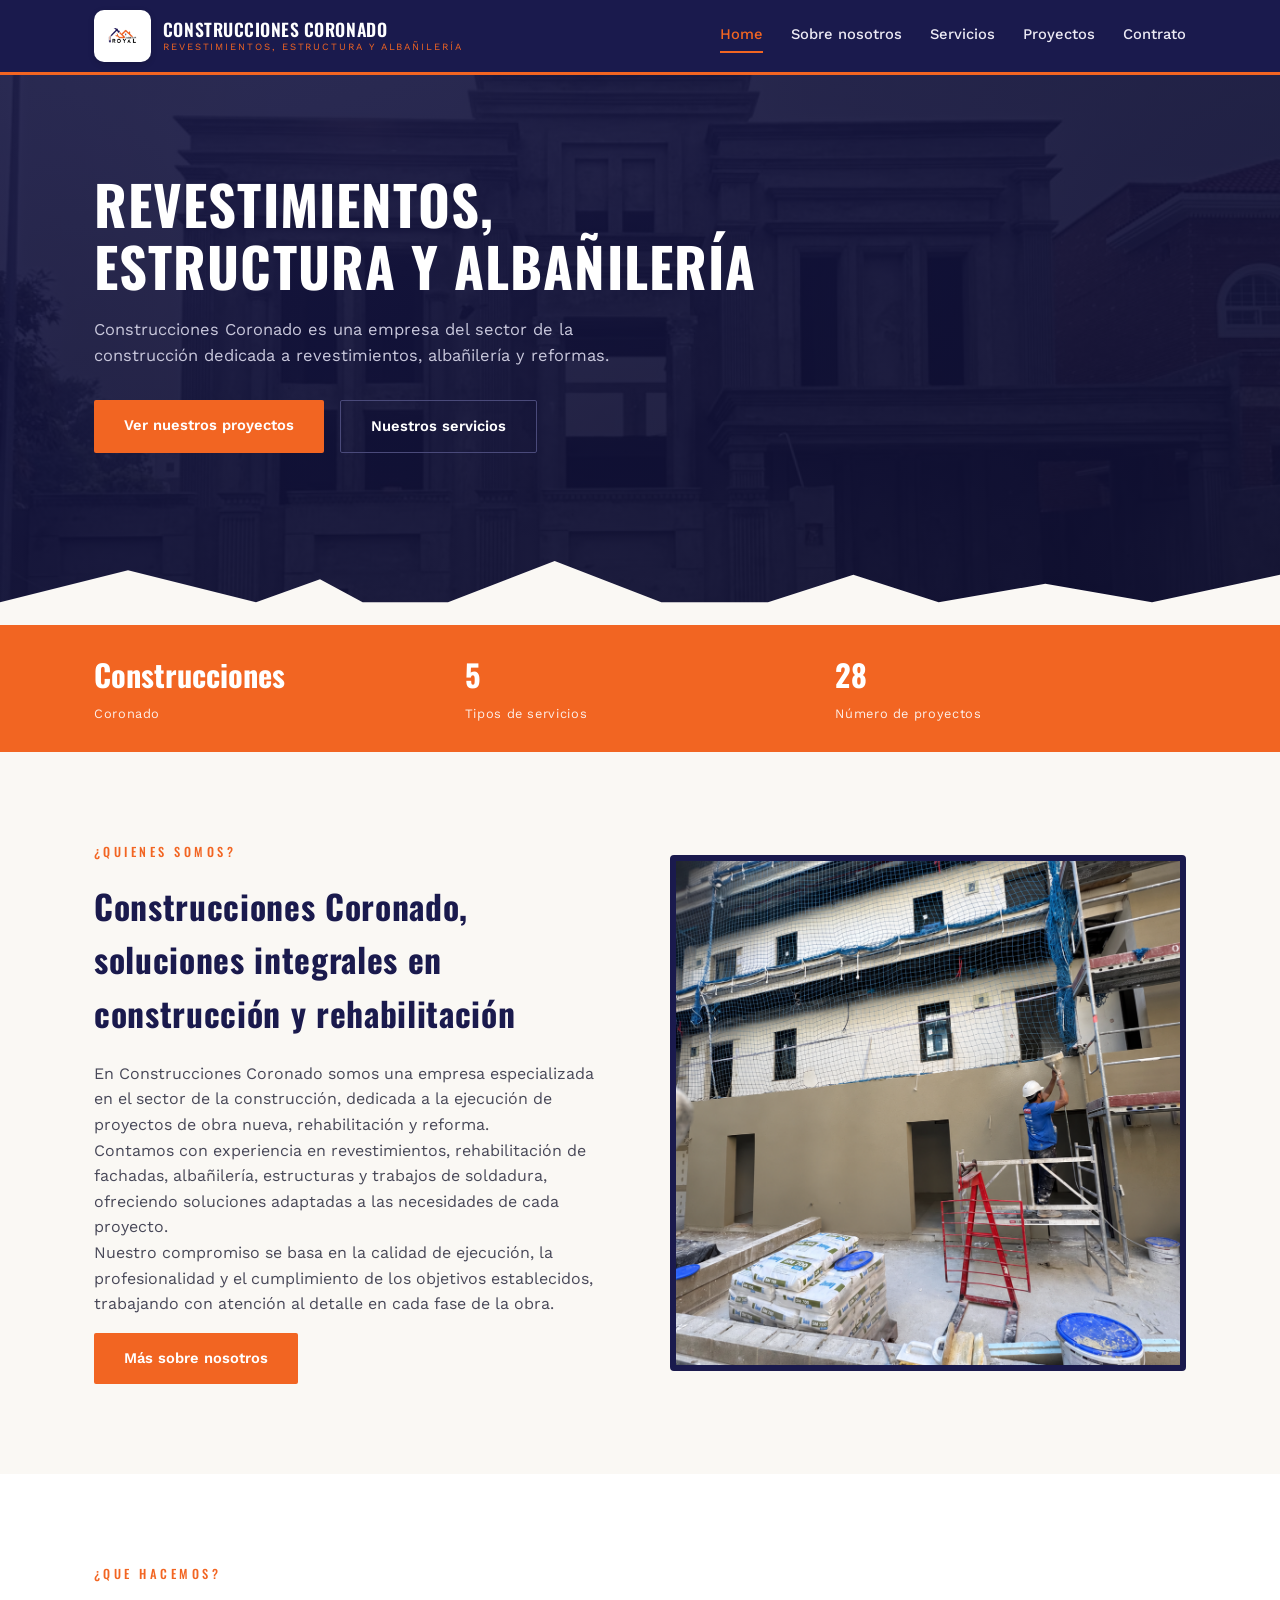
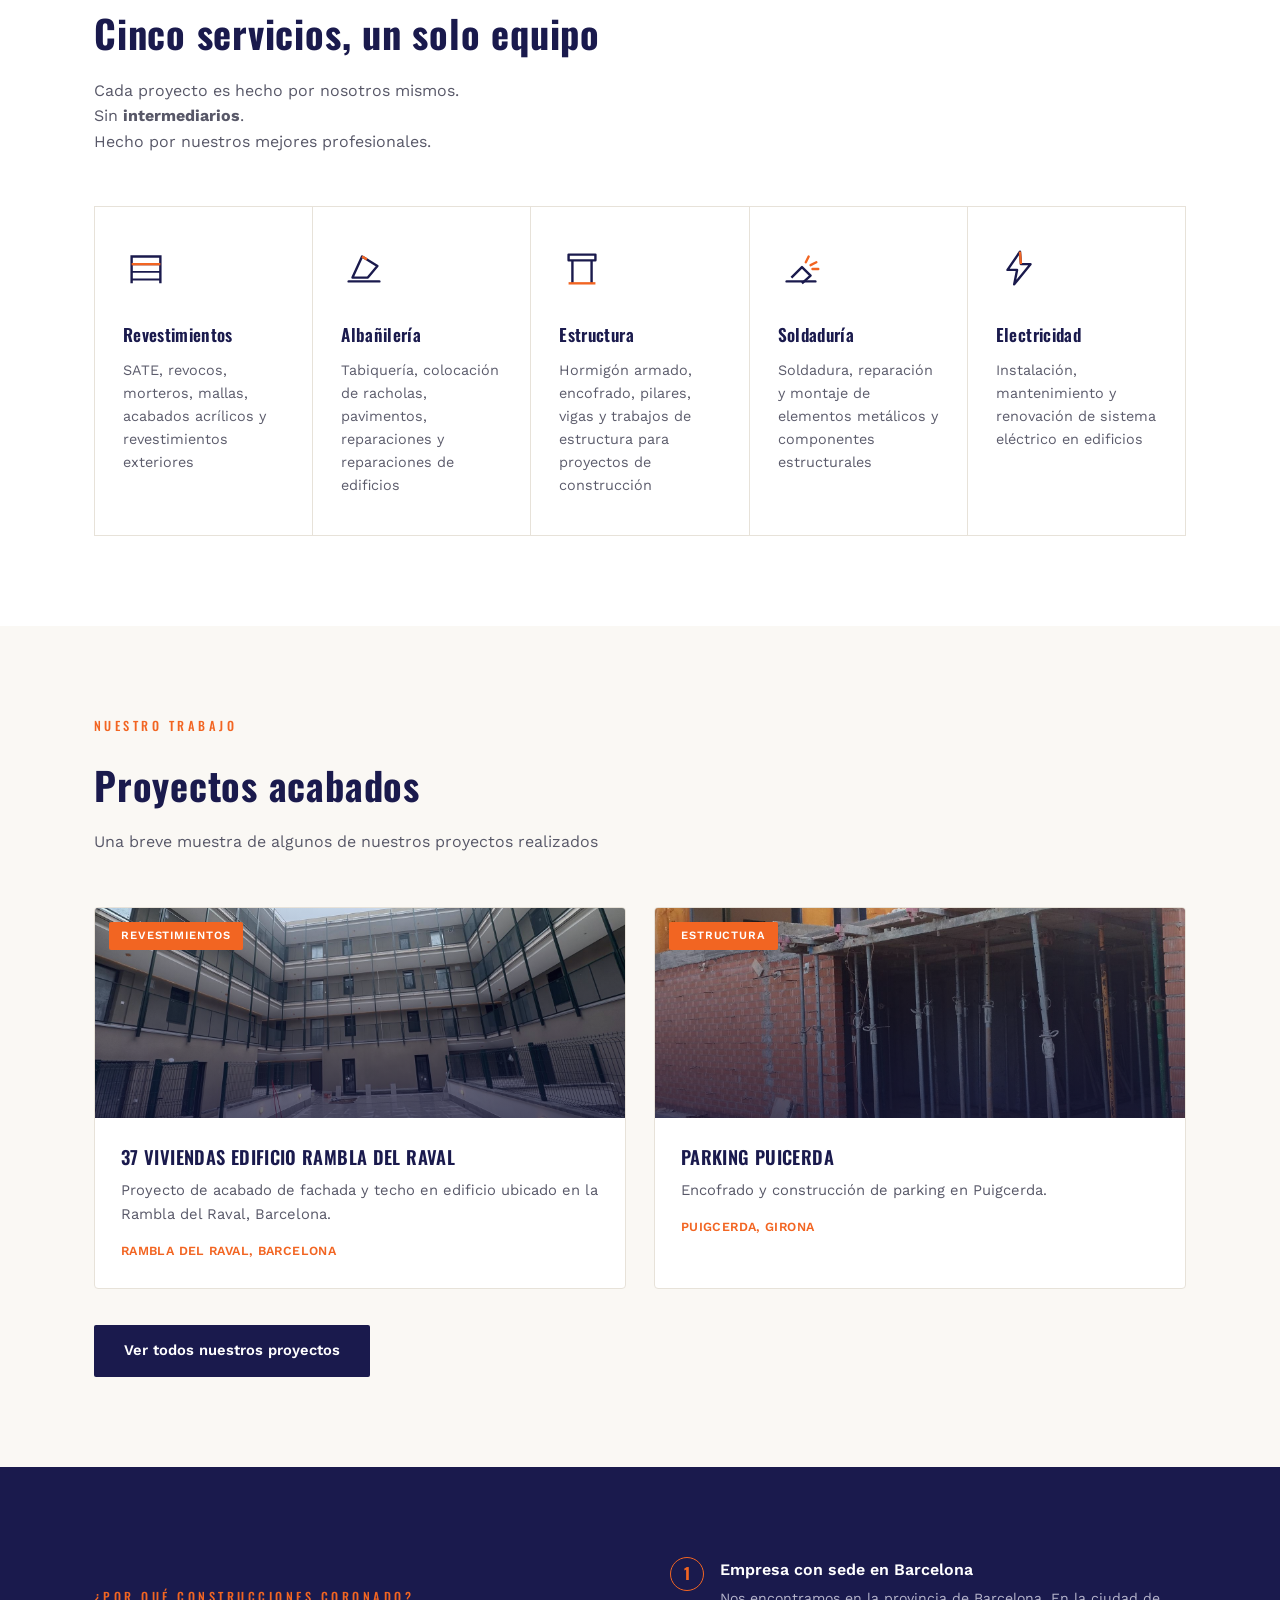
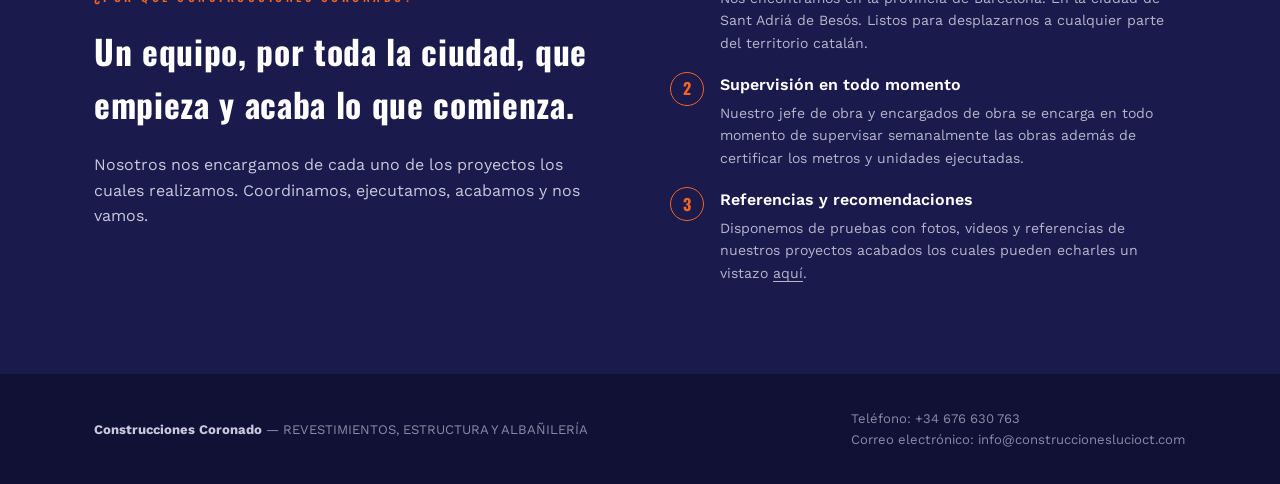
<file: index.html>
<!DOCTYPE html>
<html lang="en">
<head>
<meta charset="UTF-8">
<meta name="viewport" content="width=device-width, initial-scale=1.0">
<title>Home | Construcciones Coronado</title>
<meta name="description" content="Construcciones Coronado - REVESTIMIENTOS, ESTRUCTURA Y ALBAÑILERÍA.">
<link rel="icon" href="logo.png">
<link rel="preconnect" href="https://fonts.googleapis.com">
<link rel="preconnect" href="https://fonts.gstatic.com" crossorigin>
<link href="https://fonts.googleapis.com/css2?family=Oswald:wght@400;500;600;700&family=Work+Sans:wght@400;500;600&display=swap" rel="stylesheet">
<link rel="stylesheet" href="style.css?v=7">
</head>
<body>

<div class="loader" id="loader">
  <div class="loader-stage">
    <svg class="loader-house" viewBox="0 0 150 110" xmlns="http://www.w3.org/2000/svg">
      <path d="M20 105 L20 55 L75 15 L130 55 L130 105 M20 105 L130 105"/>
      <path d="M60 105 L60 75 L90 75 L90 105"/>
      <rect class="fill-bit" x="66" y="82" width="10" height="14"/>
    </svg>
    <div class="loader-logo-wrap"><img src="logo.png" alt="Construcciones Coronado"></div>
    <div class="loader-brand"><span style="animation-delay:2.60s">R</span><span style="animation-delay:2.64s">O</span><span style="animation-delay:2.67s">Y</span><span style="animation-delay:2.71s">A</span><span style="animation-delay:2.74s">L</span> <span style="width:8px;"></span><span style="animation-delay:2.78s">B</span><span style="animation-delay:2.81s">U</span><span style="animation-delay:2.85s">I</span><span style="animation-delay:2.88s">L</span><span style="animation-delay:2.92s">D</span><span style="animation-delay:2.95s">E</span><span style="animation-delay:2.99s">R</span><span style="animation-delay:3.02s">S</span> <span style="width:8px;"></span><span style="animation-delay:3.06s">9</span><span style="animation-delay:3.09s">5</span></div>
    <div class="loader-tagline">Construcciones Coronado</div>
    <div class="loader-bar-track"><div class="loader-bar-fill"></div></div>
  </div>
</div>


<header>
  <div class="nav">
    <a href="index.html" class="brand">
      <span class="brand-logo-wrap"><img src="logo.png" alt="Construcciones Coronado"></span>
      <span class="brand-text">CONSTRUCCIONES CORONADO<span>REVESTIMIENTOS, ESTRUCTURA Y ALBAÑILERÍA</span></span>
    </a>
    <nav class="links">
      <a href="index.html" class="active">Home</a>
      <a href="about.html">Sobre nosotros</a>
      <a href="services.html">Servicios</a>
      <a href="projects.html">Proyectos</a>
      <a href="contact.html">Contrato</a>
    </nav>
    <button class="menu-toggle" aria-label="Menu">&#9776;</button>
  </div>
</header>

<section class="hero" style="--hero-img:url('[data-uri]');">
  <div class="hero-inner">
    <div class="eyebrow"></div>
    <h1>REVESTIMIENTOS, ESTRUCTURA Y ALBAÑILERÍA</em></h1>
    <p>Construcciones Coronado es una empresa del sector de la construcción 
      dedicada a revestimientos, albañilería y reformas.</p>
    <div class="btn-row">
      <a href="projects.html" class="btn btn-primary">Ver nuestros proyectos</a>
      <a href="services.html" class="btn btn-ghost">Nuestros servicios</a>
    </div>
  </div>
  <svg class="roofline" viewBox="0 0 1200 70" preserveAspectRatio="none" xmlns="http://www.w3.org/2000/svg">
    <polygon points="0,70 0,45 120,10 240,45 300,20 340,45 420,45 520,0 620,45 720,45 800,15 880,45 980,25 1080,45 1200,15 1200,70" fill="var(--cream)"/>
  </svg>
</section>

<div class="stats">
  <div class="wrap">
    <div class="stat"><b>Construcciones</b><span>Coronado</span></div>
    <div class="stat"><b>5</b><span>Tipos de servicios</span></div>
    <div class="stat" id="contador"><b>30</b><span>Número de proyectos</span></div>
    <!-- <div class="stat"><b>A–Z</b><span>Build to Handover</span></div> -->
  </div>
</div>

<section id="about">
  <div class="wrap about">
    <div class="about-text reveal">
      <div class="eyebrow">¿Quienes somos?</div>
      <h2>Construcciones Coronado, soluciones integrales en construcción y rehabilitación</h2>
       <p>
        <span class="htp1">En Construcciones Coronado somos una empresa especializada en el sector de la construcción, dedicada a la ejecución de proyectos de obra nueva, rehabilitación y reforma.</span><br>

        Contamos con experiencia en revestimientos, rehabilitación de fachadas, albañilería, estructuras y trabajos de soldadura, ofreciendo soluciones adaptadas a las necesidades de cada proyecto.<br> 

        Nuestro compromiso se basa en la calidad de ejecución, la profesionalidad y el cumplimiento de los objetivos establecidos, trabajando con atención al detalle en cada fase de la obra.
      </p>
      
      
      
      <div class="btn-row"><a href="about.html" class="btn btn-primary">Más sobre nosotros</a></div>
    </div>
    <div class="about-visual reveal">
      <img src="foto_home.png"">
    </div>
  </div>
</section>

<section class="services">
  <div class="wrap">
    <div class="section-head reveal">
      <div class="eyebrow">¿Que hacemos?</div>
      <h2>Cinco servicios, un solo equipo</h2>
      <p>Cada proyecto es hecho por nosotros mismos. <br>Sin <strong>intermediarios</strong>.<br>Hecho por nuestros 
        mejores profesionales.
      </p>
    </div>
  </div>
  <div class="wrap">
    <div class="service-grid">
      <div class="service-card reveal">
        <svg class="icon" viewBox="0 0 48 48" fill="none" xmlns="http://www.w3.org/2000/svg">
          <path d="M9 40V12H39V40" stroke="#1a1a4d" stroke-width="2.5"/>
          <path d="M9 20H39M9 28H39M9 36H39" stroke="#1a1a4d" stroke-width="2"/>
          <path d="M9 20H39" stroke="#f26522" stroke-width="2.5"/>
        </svg>
        <h3>Revestimientos</h3>
        <p>SATE, revocos, morteros, mallas, acabados acrílicos y revestimientos exteriores</p>
      </div>
      <div class="service-card reveal">
        <svg class="icon" viewBox="0 0 48 48" fill="none" xmlns="http://www.w3.org/2000/svg">
          <path d="M8 38H40" stroke="#1a1a4d" stroke-width="2.5" stroke-linecap="round"/>
          <path d="M12 34L22 12L38 22L28 34H12Z"
                stroke="#1a1a4d"
                stroke-width="2.5"
                stroke-linejoin="round"/>
          <path d="M22 12L27 15" stroke="#f26522" stroke-width="2.5"/>  
        </svg>
        <h3>Albañilería</h3>
        <p>Tabiquería, colocación de racholas, pavimentos, reparaciones y reparaciones de edificios</p>
      </div>
      <div class="service-card reveal">
        <svg class="icon" viewBox="0 0 48 48" fill="none" xmlns="http://www.w3.org/2000/svg">
          <path d="M10 10H38V16H10V10Z"
                stroke="#1a1a4d"
                stroke-width="2.5"
                stroke-linejoin="round"/>
          <path d="M14 16V40M34 16V40"
                stroke="#1a1a4d"
                stroke-width="2.5"/>
          <path d="M10 40H38"
                stroke="#f26522"
                stroke-width="2.5"/>
        </svg>
        <h3>Estructura</h3>
        <p>Hormigón armado, encofrado, pilares, vigas y trabajos de estructura para proyectos de construcción</p>
      </div>
      <div class="service-card reveal">
        <svg class="icon" viewBox="0 0 48 48" fill="none" xmlns="http://www.w3.org/2000/svg">
          <path d="M9 38H39"
                stroke="#1a1a4d"
                stroke-width="2.5"
                stroke-linecap="round"/>
          <path d="M14 34L25 23L34 32L25 40"
                stroke="#1a1a4d"
                stroke-width="2.5"
                stroke-linejoin="round"/>
          <path d="M29 18L32 12M34 21L40 18M36 25L42 25"
                stroke="#f26522"
                stroke-width="2.5"
                stroke-linecap="round"/>
        </svg>
        <h3>Soldaduría</h3>
        <p>Soldadura, reparación y montaje de elementos metálicos y componentes estructurales</p>
      
      </div>
      <div class="service-card reveal">
        <svg class="icon" viewBox="0 0 48 48" fill="none" xmlns="http://www.w3.org/2000/svg">
          <path d="M25 7L12 26H22L19 41L36 20H26L25 7Z"
                stroke="#1a1a4d"
                stroke-width="2.5"
                stroke-linejoin="round"/>
          <path d="M25 7L26 20"
                stroke="#f26522"
                stroke-width="2.5"/>
        </svg>
        <h3>Electricidad</h3>
        <p>Instalación, mantenimiento y renovación de sistema eléctrico en edificios</p>
      
      </div>
    </div>
  </div>
</section>

<section id="projects">
  <div class="wrap">
    <div class="projects-head-row">
      <div class="section-head reveal" style="margin-bottom:0;">
        <div class="eyebrow">Nuestro trabajo</div>
        <h2>Proyectos acabados</h2>
        <p>Una breve muestra de algunos de nuestros proyectos realizados</p>
      </div>
    </div>

    <div class="project-grid">
      <div class="project-card reveal">
        <div class="project-media">
          <span class="project-tag">Revestimientos</span>
          <img src="acabado fachada.jpeg">
        </div>
        <div class="project-body">
          <h3>37 VIVIENDAS EDIFICIO RAMBLA DEL RAVAL</h3>
          <p>Proyecto de acabado de fachada y techo en edificio ubicado en la Rambla del Raval, Barcelona.</p>
          <div class="project-loc">RAMBLA DEL RAVAL, BARCELONA</div>
        </div>
      </div>

      <div class="project-card reveal">
        <div class="project-media">
          <span class="project-tag">Estructura</span>
          <img src="acabado fachada 2.jpeg">
        </div>
        <div class="project-body">
          <h3>PARKING PUICERDA</h3>
          <p>Encofrado y construcción de parking en Puigcerda.</p>
          <div class="project-loc">Puigcerda, Girona</div>
        </div>
      </div>
    </div>

    <div class="btn-row" style="margin-top:36px;">
      <a href="projects.html" class="btn btn-primary" style="background:var(--navy);">Ver todos nuestros proyectos</a>
    </div>
  </div>
</section>

<section class="why">
  <div class="wrap">
    <div>
      <div class="eyebrow">¿Por qué Construcciones Coronado?</div>
      <h2>Un equipo, por toda la ciudad, que empieza y acaba lo que comienza.</h2>
      <p>Nosotros nos encargamos de cada uno de los proyectos los cuales realizamos. Coordinamos, ejecutamos, 
        acabamos y nos vamos.
      </p>
    </div>
    <div class="why-list">
      <div class="why-item reveal">
        <div class="num">1</div>
        <div><h4>Empresa con sede en Barcelona</h4><p>Nos encontramos en la provincia de Barcelona.
          En la ciudad de Sant Adriá de Besós. Listos para desplazarnos a cualquier parte del territorio catalán.</p></div>
      </div>
      <div class="why-item reveal">
        <div class="num">2</div>
        <div><h4>Supervisión en todo momento</h4><p>
          Nuestro jefe de obra y encargados de obra se encarga en todo momento
          de supervisar semanalmente las obras además de certificar los metros y unidades ejecutadas.</p></div>
      </div>
      <div class="why-item reveal">
        <div class="num">3</div>
        <div><h4>Referencias y recomendaciones</h4><p>
          Disponemos de pruebas con fotos, videos y referencias de nuestros proyectos acabados los cuales
          pueden echarles un vistazo <span class="enlace_p"><a href="projects.html" >aquí</a></span>.</p></div>
      </div>
    </div>
  </div>
</section>

<footer>
  <div class="wrap">
    <div><b>Construcciones Coronado</b> — REVESTIMIENTOS, ESTRUCTURA Y ALBAÑILERÍA</div>
    <div>
      Teléfono: +34 676 630 763 <br>
      Correo electrónico: info@construccioneslucioct.com
    </div>
    <!-- <div>dsads</div> -->
  </div>
</footer>



<script src="script.js?v=7"></script>
</body>
</html>
</file>
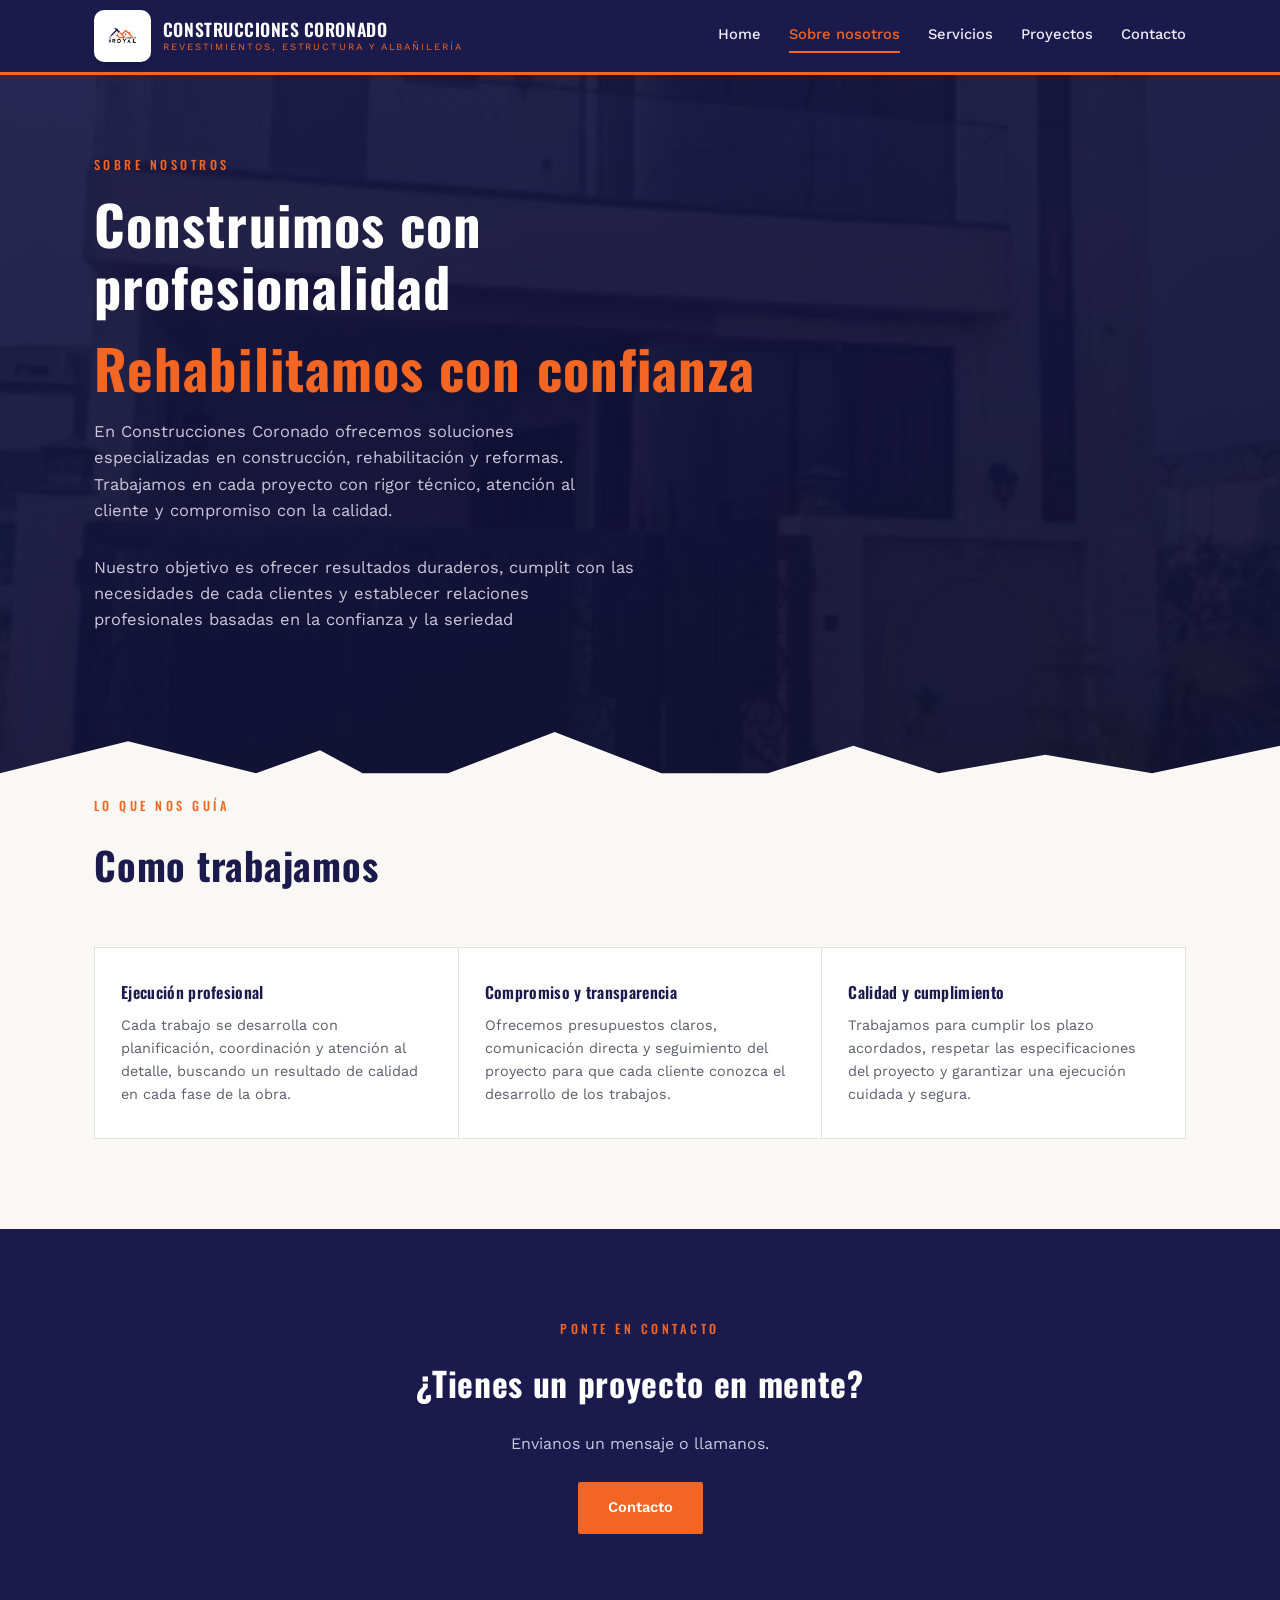
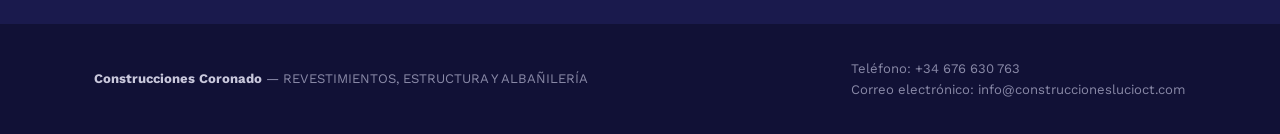
<file: about.html>
<!DOCTYPE html>
<html lang="en">
<head>
<meta charset="UTF-8">
<meta name="viewport" content="width=device-width, initial-scale=1.0">
<title>Sobre nosotros | Construcciones Coronado</title>
<meta name="description" content="Construcciones Coronado - REVESTIMIENTOS, ESTRUCTURA Y ALBAÑILERÍA.">
<link rel="icon" href="logo.png">
<link rel="preconnect" href="https://fonts.googleapis.com">
<link rel="preconnect" href="https://fonts.gstatic.com" crossorigin>
<link href="https://fonts.googleapis.com/css2?family=Oswald:wght@400;500;600;700&family=Work+Sans:wght@400;500;600&display=swap" rel="stylesheet">
<link rel="stylesheet" href="style.css?v=7">
</head>
<body>

<div class="loader" id="loader">
  <div class="loader-stage">
    <svg class="loader-house" viewBox="0 0 150 110" xmlns="http://www.w3.org/2000/svg">
      <path d="M20 105 L20 55 L75 15 L130 55 L130 105 M20 105 L130 105"/>
      <path d="M60 105 L60 75 L90 75 L90 105"/>
      <rect class="fill-bit" x="66" y="82" width="10" height="14"/>
    </svg>
    <div class="loader-logo-wrap"><img src="logo.png" alt="Construcciones Coronado"></div>
    <div class="loader-brand"><span style="animation-delay:2.60s">R</span><span style="animation-delay:2.64s">O</span><span style="animation-delay:2.67s">Y</span><span style="animation-delay:2.71s">A</span><span style="animation-delay:2.74s">L</span> <span style="width:8px;"></span><span style="animation-delay:2.78s">B</span><span style="animation-delay:2.81s">U</span><span style="animation-delay:2.85s">I</span><span style="animation-delay:2.88s">L</span><span style="animation-delay:2.92s">D</span><span style="animation-delay:2.95s">E</span><span style="animation-delay:2.99s">R</span><span style="animation-delay:3.02s">S</span> <span style="width:8px;"></span><span style="animation-delay:3.06s">9</span><span style="animation-delay:3.09s">5</span></div>
    <div class="loader-tagline">Construcciones Coronado</div>
    <div class="loader-bar-track"><div class="loader-bar-fill"></div></div>
  </div>
</div>


<header>
  <div class="nav">
    <a href="index.html" class="brand">
      <span class="brand-logo-wrap"><img src="logo.png" alt="Construcciones Coronado"></span>
      <span class="brand-text">CONSTRUCCIONES CORONADO<span>REVESTIMIENTOS, ESTRUCTURA Y ALBAÑILERÍA</span></span>
    </a>
    <nav class="links">
      <a href="index.html">Home</a>
      <a href="about.html" class="active">Sobre nosotros</a>
      <a href="services.html">Servicios</a>
      <a href="projects.html">Proyectos</a>
      <a href="contact.html">Contacto</a>
    </nav>
    <button class="menu-toggle" aria-label="Menu">&#9776;</button>
  </div>
</header>

<section class="hero" style="--hero-img:url('[data-uri]');">
  <div class="hero-inner compact">
    <div class="eyebrow">Sobre nosotros</div>
    <h1>Construimos con profesionalidad</h1>
    <h1><em>Rehabilitamos con confianza</em></h1>
    <p>En Construcciones Coronado ofrecemos soluciones especializadas en construcción,
      rehabilitación y reformas. Trabajamos en cada proyecto con rigor técnico, atención al cliente y compromiso con la calidad.
    </p>
    <p>Nuestro objetivo es ofrecer resultados duraderos, cumplit con las necesidades de cada clientes y establecer relaciones profesionales
      basadas en la confianza y la seriedad
    </p>
  </div>
  <svg class="roofline" viewBox="0 0 1200 70" preserveAspectRatio="none" xmlns="http://www.w3.org/2000/svg">
    <polygon points="0,70 0,45 120,10 240,45 300,20 340,45 420,45 520,0 620,45 720,45 800,15 880,45 980,25 1080,45 1200,15 1200,70" fill="var(--cream)"/>
  </svg>
</section>



<section style="padding-top:0;">
  <div class="wrap">
    <div class="section-head reveal">
      <div class="eyebrow">Lo que nos guía</div>
      <h2>Como trabajamos</h2>
    </div>
    <div class="value-grid">
      <div class="value-card reveal">
        <h3>Ejecución profesional</h3>
        <p>Cada trabajo se desarrolla con planificación, coordinación y atención al detalle,
           buscando un resultado de calidad en cada fase de la obra.</p>
      </div>
      <div class="value-card reveal">
        <h3>Compromiso y transparencia</h3>
        <p>Ofrecemos presupuestos claros, comunicación directa y seguimiento 
          del proyecto para que cada cliente conozca el desarrollo de los trabajos.</p>
      </div>
      <div class="value-card reveal">
        <h3>Calidad y cumplimiento</h3>
        <p>Trabajamos para cumplir los plazo acordados, respetar
           las especificaciones del proyecto y garantizar una ejecución cuidada y segura.</p>
      </div>
    </div>
  </div>
</section>

<section class="why">
  <div class="wrap" style="grid-template-columns:1fr; text-align:center;">
    <div>
      <div class="eyebrow">Ponte en contacto</div>
      <h2>¿Tienes un proyecto en mente?</h2>
      <p style="max-width:520px;margin:0 auto 26px;">Envianos un mensaje o llamanos.</p>
      <div class="btn-row" style="justify-content:center;">
        <a href="contact.html" class="btn btn-primary">Contacto</a>
      </div>
    </div>
  </div>
</section>

<footer>
  <div class="wrap">
    <div><b>Construcciones Coronado</b> — REVESTIMIENTOS, ESTRUCTURA Y ALBAÑILERÍA</div>
    <div>
      Teléfono: +34 676 630 763 <br>
      Correo electrónico: info@construccioneslucioct.com
    </div>
  
  </div>
</footer>

<script src="script.js?v=7"></script>
</body>
</html>
</file>
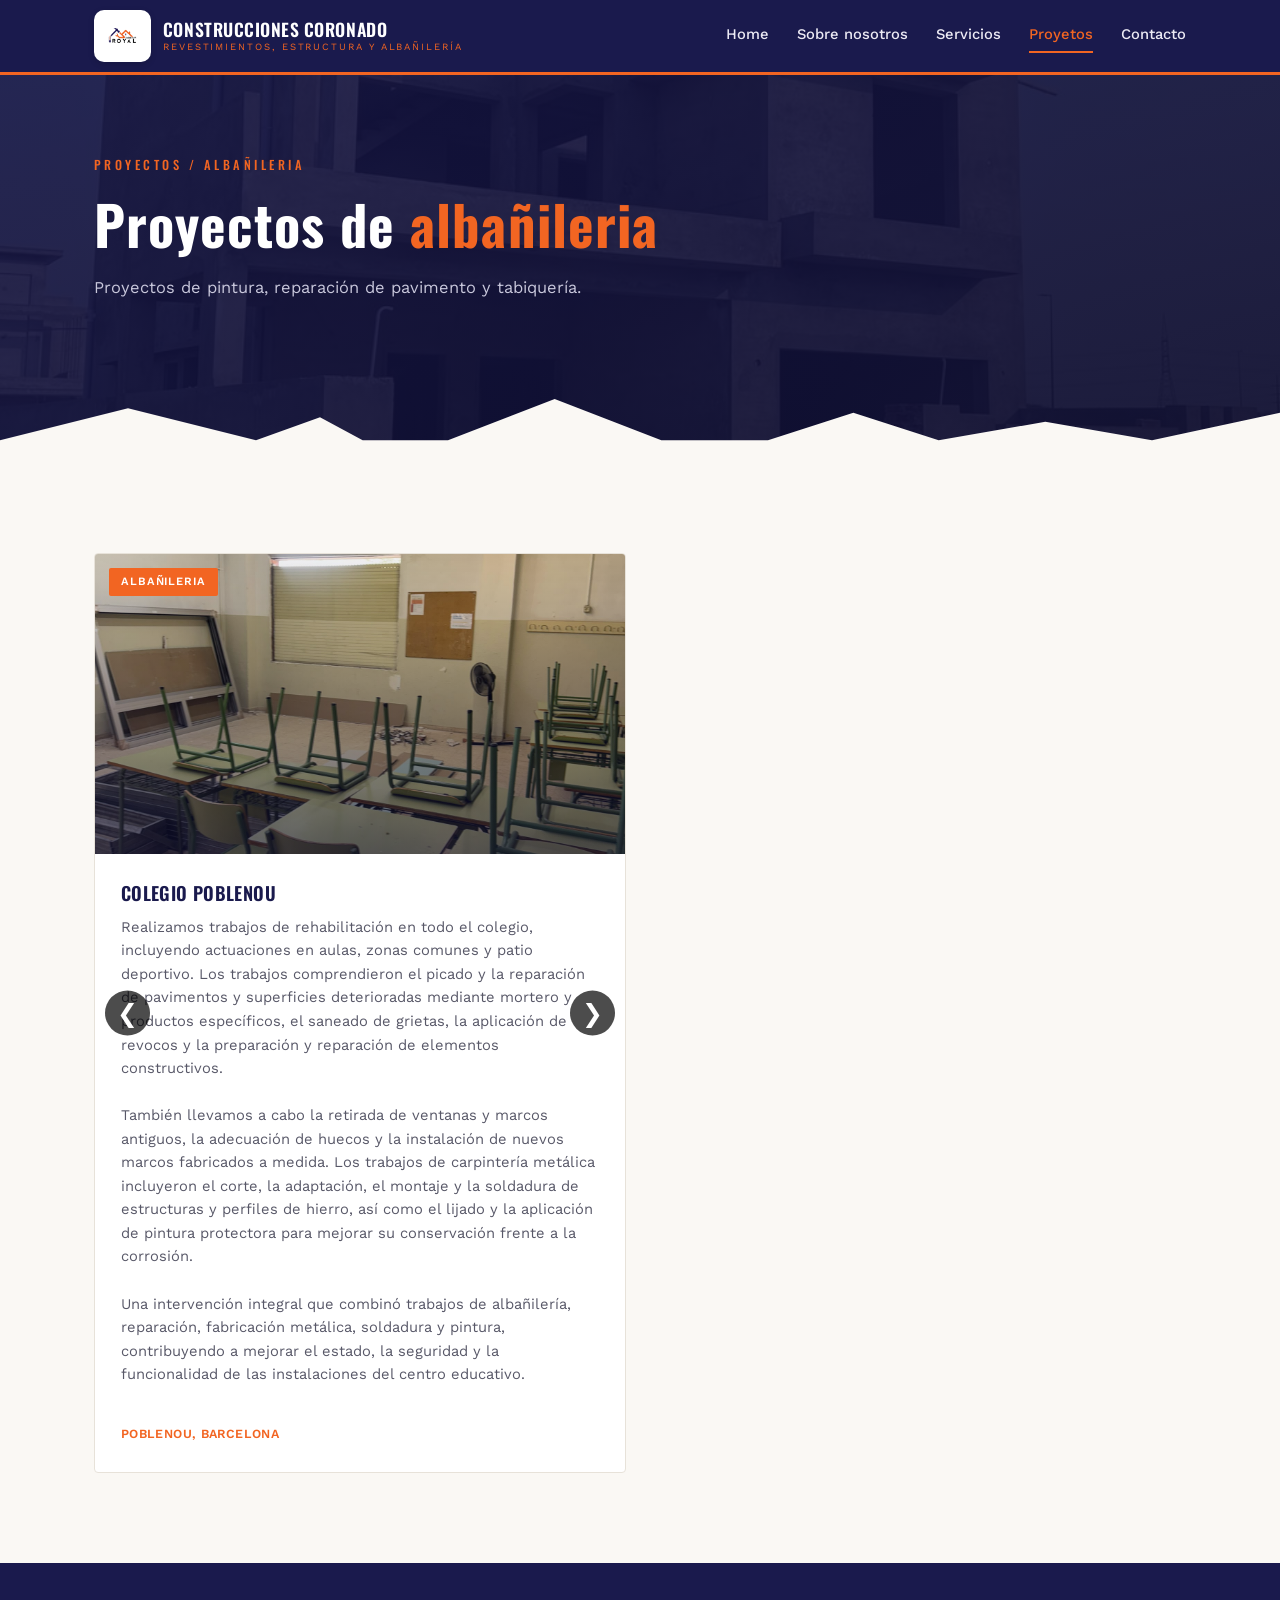
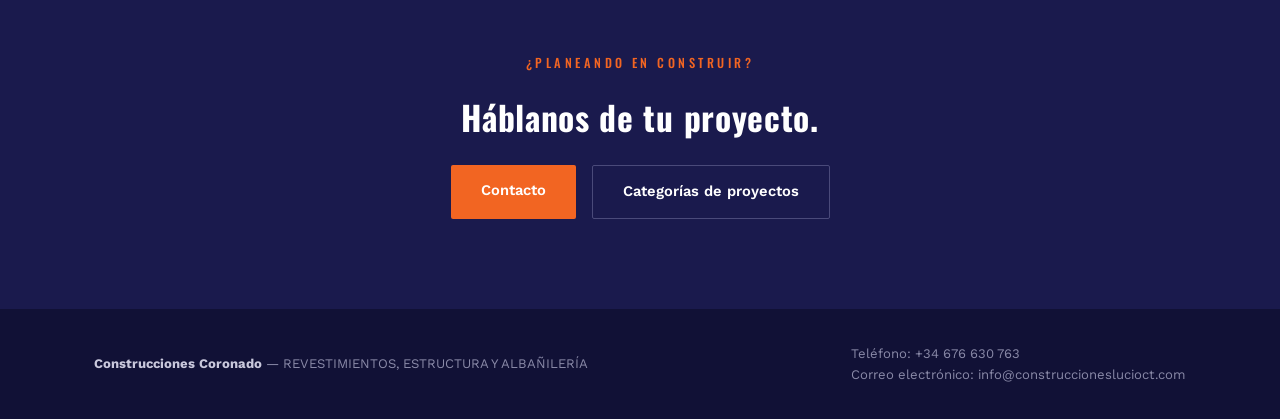
<file: albañileria.html>
<!DOCTYPE html>
<html lang="en">
<head>
<meta charset="UTF-8">
<meta name="viewport" content="width=device-width, initial-scale=1.0">
<title>Albañileria | Construcciones Coronado</title>
<meta name="description" content="Construcciones Coronado - REVESTIMIENTOS, ESTRUCTURA Y ALBAÑILERÍA.">
<link rel="icon" href="logo.png">
<link rel="preconnect" href="https://fonts.googleapis.com">
<link rel="preconnect" href="https://fonts.gstatic.com" crossorigin>
<link href="https://fonts.googleapis.com/css2?family=Oswald:wght@400;500;600;700&family=Work+Sans:wght@400;500;600&display=swap" rel="stylesheet">
<link rel="stylesheet" href="style.css?v=7">
</head>
<body>

<div class="loader" id="loader">
  <div class="loader-stage">
    <svg class="loader-house" viewBox="0 0 150 110" xmlns="http://www.w3.org/2000/svg">
      <path d="M20 105 L20 55 L75 15 L130 55 L130 105 M20 105 L130 105"/>
      <path d="M60 105 L60 75 L90 75 L90 105"/>
      <rect class="fill-bit" x="66" y="82" width="10" height="14"/>
    </svg>
    <div class="loader-logo-wrap"><img src="logo.png" alt="Construcciones Coronado"></div>
    <div class="loader-brand"><span style="animation-delay:2.60s">R</span><span style="animation-delay:2.64s">O</span><span style="animation-delay:2.67s">Y</span><span style="animation-delay:2.71s">A</span><span style="animation-delay:2.74s">L</span> <span style="width:8px;"></span><span style="animation-delay:2.78s">B</span><span style="animation-delay:2.81s">U</span><span style="animation-delay:2.85s">I</span><span style="animation-delay:2.88s">L</span><span style="animation-delay:2.92s">D</span><span style="animation-delay:2.95s">E</span><span style="animation-delay:2.99s">R</span><span style="animation-delay:3.02s">S</span> <span style="width:8px;"></span><span style="animation-delay:3.06s">9</span><span style="animation-delay:3.09s">5</span></div>
    <div class="loader-tagline">Construction &amp; Real Estate</div>
    <div class="loader-bar-track"><div class="loader-bar-fill"></div></div>
  </div>
</div>


<header>
  <div class="nav">
    <a href="index.html" class="brand">
      <span class="brand-logo-wrap"><img src="logo.png" alt="Construcciones Coronado"></span>
      <span class="brand-text">CONSTRUCCIONES CORONADO<span>REVESTIMIENTOS, ESTRUCTURA Y ALBAÑILERÍA</span></span>
    </a>
    <nav class="links">
      <a href="index.html">Home</a>
      <a href="about.html">Sobre nosotros</a>
      <a href="services.html">Servicios</a>
      <a href="projects.html" class="active">Proyetos</a>
      <a href="contact.html">Contacto</a>
    </nav>
    <button class="menu-toggle" aria-label="Menu">&#9776;</button>
  </div>
</header>

<section class="hero" style="--hero-img:url('[data-uri]');">
  <div class="hero-inner compact">
    <div class="eyebrow"><a href="projects.html" style="color:var(--orange);">Proyectos</a> / Albañileria</div>
    <h1>Proyectos de <em>albañileria</em></h1>
    <p>Proyectos de pintura, reparación de pavimento y tabiquería.</p>
  </div>
  <svg class="roofline" viewBox="0 0 1200 70" preserveAspectRatio="none" xmlns="http://www.w3.org/2000/svg">
    <polygon points="0,70 0,45 120,10 240,45 300,20 340,45 420,45 520,0 620,45 720,45 800,15 880,45 980,25 1080,45 1200,15 1200,70" fill="var(--cream)"/>
  </svg>
</section>

<section>
  <div class="wrap">
    <div class="project-grid">

      <div class="project-card reveal" id="carrousel">

        <button class="carousel-btn prev" id="prevBtn">
            &#10094;
        </button>

        <div class="carousel-window">

          
            <div class="carousel-track">

                <div class="project-media">
                    <span class="project-tag">ALBAÑILERIA</span>
                    <img src="albañileria/proyecto_1/albañileria_1.1.jpeg">
                </div>

                <div class="project-media">
                    <span class="project-tag">ALBAÑILERIA</span>
                    <img src="albañileria/proyecto_1/albañileria_1.2.jpeg">
                </div>

                <div class="project-media">
                    <span class="project-tag">ALBAÑILERIA</span>
                    <img src="albañileria/proyecto_1/albañileria_1.3.jpeg">
                </div>

                <div class="project-media">
                    <span class="project-tag">ALBAÑILERIA</span>
                    <img src="albañileria/proyecto_1/albañileria_1.4.jpeg">
                </div>

                <div class="project-media">
                    <span class="project-tag">ALBAÑILERIA</span>
                    <img src="albañileria/proyecto_1/albañileria_1.5.jpeg">
                </div>

                <div class="project-media">
                    <span class="project-tag">ALBAÑILERIA</span>
                    <img src="albañileria/proyecto_1/albañileria_1.6.jpeg">
                </div>

                <div class="project-media">
                    <span class="project-tag">ALBAÑILERIA</span>
                    <img src="albañileria/proyecto_1/albañileria_1.7.jpeg">
                </div>

                <div class="project-media">
                    <span class="project-tag">ALBAÑILERIA</span>
                    <img src="albañileria/proyecto_1/albañileria_1.8.jpeg">
                </div>

                <div class="project-media">
                    <span class="project-tag">ALBAÑILERIA</span>
                    <img src="albañileria/proyecto_1/albañileria_1.9.jpeg">
                </div>

                <div class="project-media">
                    <span class="project-tag">ALBAÑILERIA</span>
                    <img src="albañileria/proyecto_1/albañileria_1.10.jpeg">
                </div>

              

            </div>

        </div>

        <!-- PROYECTO 2 -->


        
        <div class="project-body">

            <h3 id="super-title">
                COLEGIO POBLENOU
            </h3>

            <p>
              
              Realizamos trabajos de rehabilitación en todo el colegio, incluyendo actuaciones en aulas, zonas comunes y patio deportivo. Los trabajos comprendieron el picado y la reparación de pavimentos y superficies deterioradas mediante mortero y productos específicos, el saneado de grietas, la aplicación de revocos y la preparación y reparación de elementos constructivos.<br><br>

              También llevamos a cabo la retirada de ventanas y marcos antiguos, la adecuación de huecos y la instalación de nuevos marcos fabricados a medida. Los trabajos de carpintería metálica incluyeron el corte, la adaptación, el montaje y la soldadura de estructuras y perfiles de hierro, así como el lijado y la aplicación de pintura protectora para mejorar su conservación frente a la corrosión.<br><br>

              Una intervención integral que combinó trabajos de albañilería, reparación, fabricación metálica, soldadura y pintura, contribuyendo a mejorar el estado, la seguridad y la funcionalidad de las instalaciones del centro educativo.<br><br>
            </p>

            <div class="project-loc">
                POBLENOU, BARCELONA
            </div>

           
        </div>


        <button class="carousel-btn next" id="nextBtn">
            &#10095;
        </button>
        
      </div>

      

    </div>
  </div>
</section>

<section class="why">
  <div class="wrap" style="grid-template-columns:1fr; text-align:center;">
    <div>
      <div class="eyebrow">¿Planeando en construir?</div>
      <h2>Háblanos de tu proyecto.</h2>
      <div class="btn-row" style="justify-content:center;margin-top:20px;">
        <a href="contact.html" class="btn btn-primary">Contacto</a>
        <a href="projects.html" class="btn btn-ghost">Categorías de proyectos</a>
      </div>
    </div>
  </div>
</section>

<footer>
  <div class="wrap">
    <div><b>Construcciones Coronado</b> — REVESTIMIENTOS, ESTRUCTURA Y ALBAÑILERÍA</div>
    <div>
      Teléfono: +34 676 630 763 <br>
      Correo electrónico: info@construccioneslucioct.com
    </div>
   
  </div>
</footer>

<script src="script.js?v=7"></script>
</body>
</html>
</file>
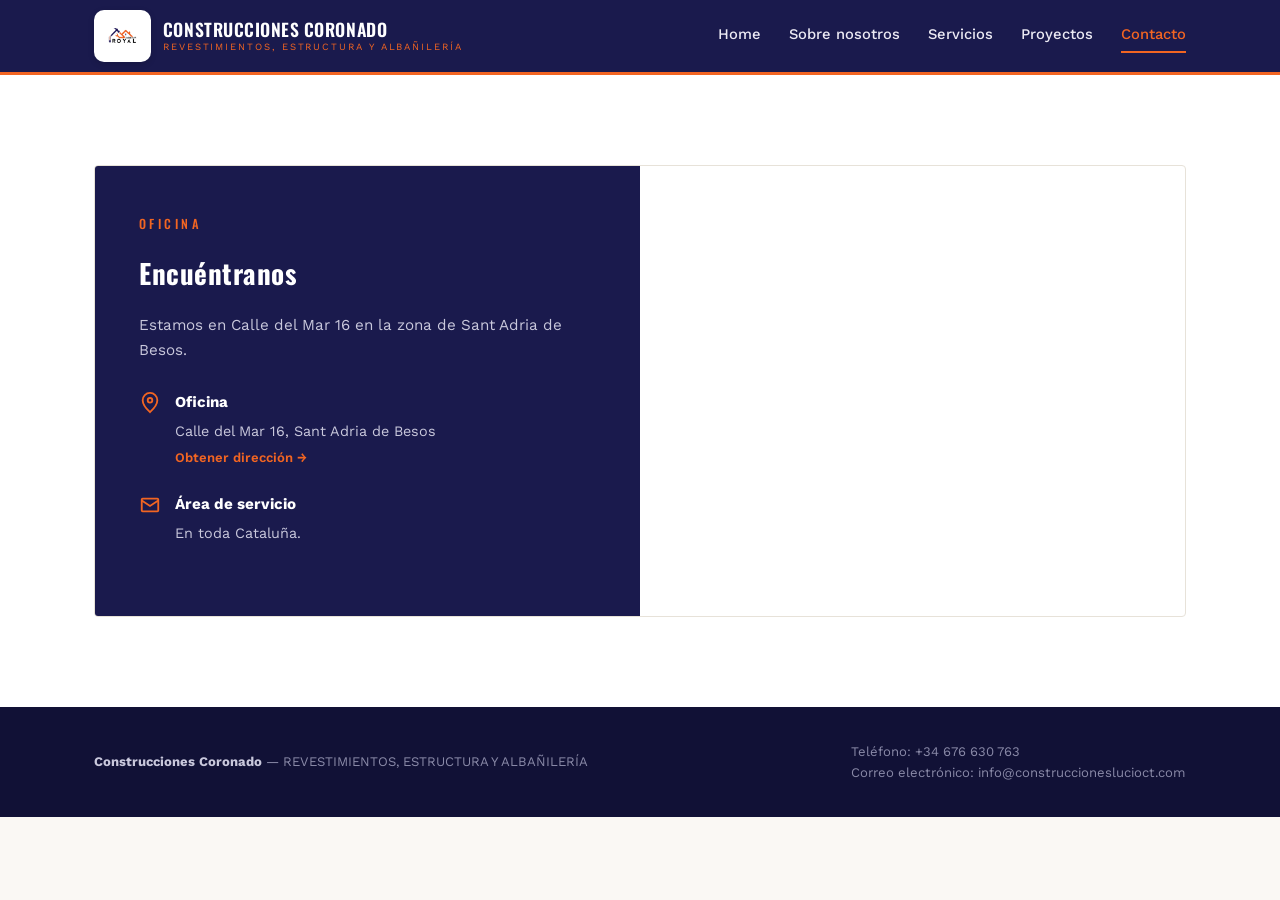
<file: contact.html>
<!DOCTYPE html>
<html lang="en">
<head>
<meta charset="UTF-8">
<meta name="viewport" content="width=device-width, initial-scale=1.0">
<title>Contacto | Construcciones Coronado</title>
<meta name="description" content="Construcciones Coronado - REVESTIMIENTOS, ESTRUCTURA Y ALBAÑILERÍA.">
<link rel="icon" href="logo.png">
<link rel="preconnect" href="https://fonts.googleapis.com">
<link rel="preconnect" href="https://fonts.gstatic.com" crossorigin>
<link href="https://fonts.googleapis.com/css2?family=Oswald:wght@400;500;600;700&family=Work+Sans:wght@400;500;600&display=swap" rel="stylesheet">
<link rel="stylesheet" href="style.css?v=7">
</head>
<body>

<div class="loader" id="loader">
  <div class="loader-stage">
    <svg class="loader-house" viewBox="0 0 150 110" xmlns="http://www.w3.org/2000/svg">
      <path d="M20 105 L20 55 L75 15 L130 55 L130 105 M20 105 L130 105"/>
      <path d="M60 105 L60 75 L90 75 L90 105"/>
      <rect class="fill-bit" x="66" y="82" width="10" height="14"/>
    </svg>
    <div class="loader-logo-wrap"><img src="logo.png" alt="Construcciones Coronado"></div>
    <div class="loader-brand"><span style="animation-delay:2.60s">R</span><span style="animation-delay:2.64s">O</span><span style="animation-delay:2.67s">Y</span><span style="animation-delay:2.71s">A</span><span style="animation-delay:2.74s">L</span> <span style="width:8px;"></span><span style="animation-delay:2.78s">B</span><span style="animation-delay:2.81s">U</span><span style="animation-delay:2.85s">I</span><span style="animation-delay:2.88s">L</span><span style="animation-delay:2.92s">D</span><span style="animation-delay:2.95s">E</span><span style="animation-delay:2.99s">R</span><span style="animation-delay:3.02s">S</span> <span style="width:8px;"></span><span style="animation-delay:3.06s">9</span><span style="animation-delay:3.09s">5</span></div>
    <div class="loader-tagline">Construction &amp; Real Estate</div>
    <div class="loader-bar-track"><div class="loader-bar-fill"></div></div>
  </div>
</div>


<header>
  <div class="nav">
    <a href="index.html" class="brand">
      <span class="brand-logo-wrap"><img src="logo.png" alt="Construcciones Coronado"></span>
      <span class="brand-text">CONSTRUCCIONES CORONADO<span>REVESTIMIENTOS, ESTRUCTURA Y ALBAÑILERÍA</span></span>
    </a>
    <nav class="links">
      <a href="index.html">Home</a>
      <a href="about.html">Sobre nosotros</a>
      <a href="services.html">Servicios</a>
      <a href="projects.html">Proyectos</a>
      <a href="contact.html" class="active">Contacto</a>
    </nav>
    <button class="menu-toggle" aria-label="Menu">&#9776;</button>
  </div>
</header>


<section class="contact">
  <div class="wrap">
    <div class="contact-grid">
      <div class="contact-info reveal">
        <div class="eyebrow">Oficina</div>
        <h2>Encuéntranos</h2>
        <p>Estamos en Calle del Mar 16 en la zona de Sant Adria de Besos.</p>
        <div class="addr-block">
          <svg viewBox="0 0 24 24" fill="none" xmlns="http://www.w3.org/2000/svg"><path d="M12 22s8-7.2 8-13a8 8 0 1 0-16 0c0 5.8 8 13 8 13z" stroke="#f26522" stroke-width="2"/><circle cx="12" cy="9" r="2.5" stroke="#f26522" stroke-width="2"/></svg>
          <div>
            <b>Oficina</b>
            <span>Calle del Mar 16, Sant Adria de Besos</span>
            <br><a href="https://www.google.com/maps/place/C.+del+Mar,+16,+08930+Sant+Adri%C3%A0+de+Bes%C3%B2s,+Barcelona/@41.4183981,2.2169963,17z/data=!3m1!4b1!4m6!3m5!1s0x12a4a35496d7dd2b:0x2f3c9e6d0f3138b!8m2!3d41.4183941!4d2.2195712!16s%2Fg%2F11c2dnvn4p?entry=ttu&g_ep=EgoyMDI2MTAxNC4wIKXMDSoASAFQAw%3D%3D" target="_blank" rel="noopener" style="color:var(--orange);font-size:.82rem;font-weight:600;">Obtener dirección →</a>
          </div>
        </div>
        <div class="addr-block">
          <svg viewBox="0 0 24 24" fill="none" xmlns="http://www.w3.org/2000/svg"><path d="M3 7l9 6 9-6" stroke="#f26522" stroke-width="2"/><rect x="3" y="5" width="18" height="14" rx="1" stroke="#f26522" stroke-width="2"/></svg>
          <div>
            <b>Área de servicio</b>
            <span>En toda Cataluña.</span>
          </div>
        </div>
      </div>
      <div class="map-frame reveal">
        <iframe src="https://maps.google.com/maps?q=Calle+del+Mar+16,+Sant+Adria+de+Besos,+Barcelona,+España&t=&z=16&ie=UTF8&iwloc=&output=embed" loading="lazy" referrerpolicy="no-referrer-when-downgrade"></iframe>
      </div>
    </div>
  </div>
</section>

<footer>
  <div class="wrap">
    <div><b>Construcciones Coronado</b> — REVESTIMIENTOS, ESTRUCTURA Y ALBAÑILERÍA</div>
    <div>
      Teléfono: +34 676 630 763 <br>
      Correo electrónico: info@construccioneslucioct.com
    </div>
  
  </div>
</footer>

<script src="script.js?v=7"></script>
</body>
</html>
</file>
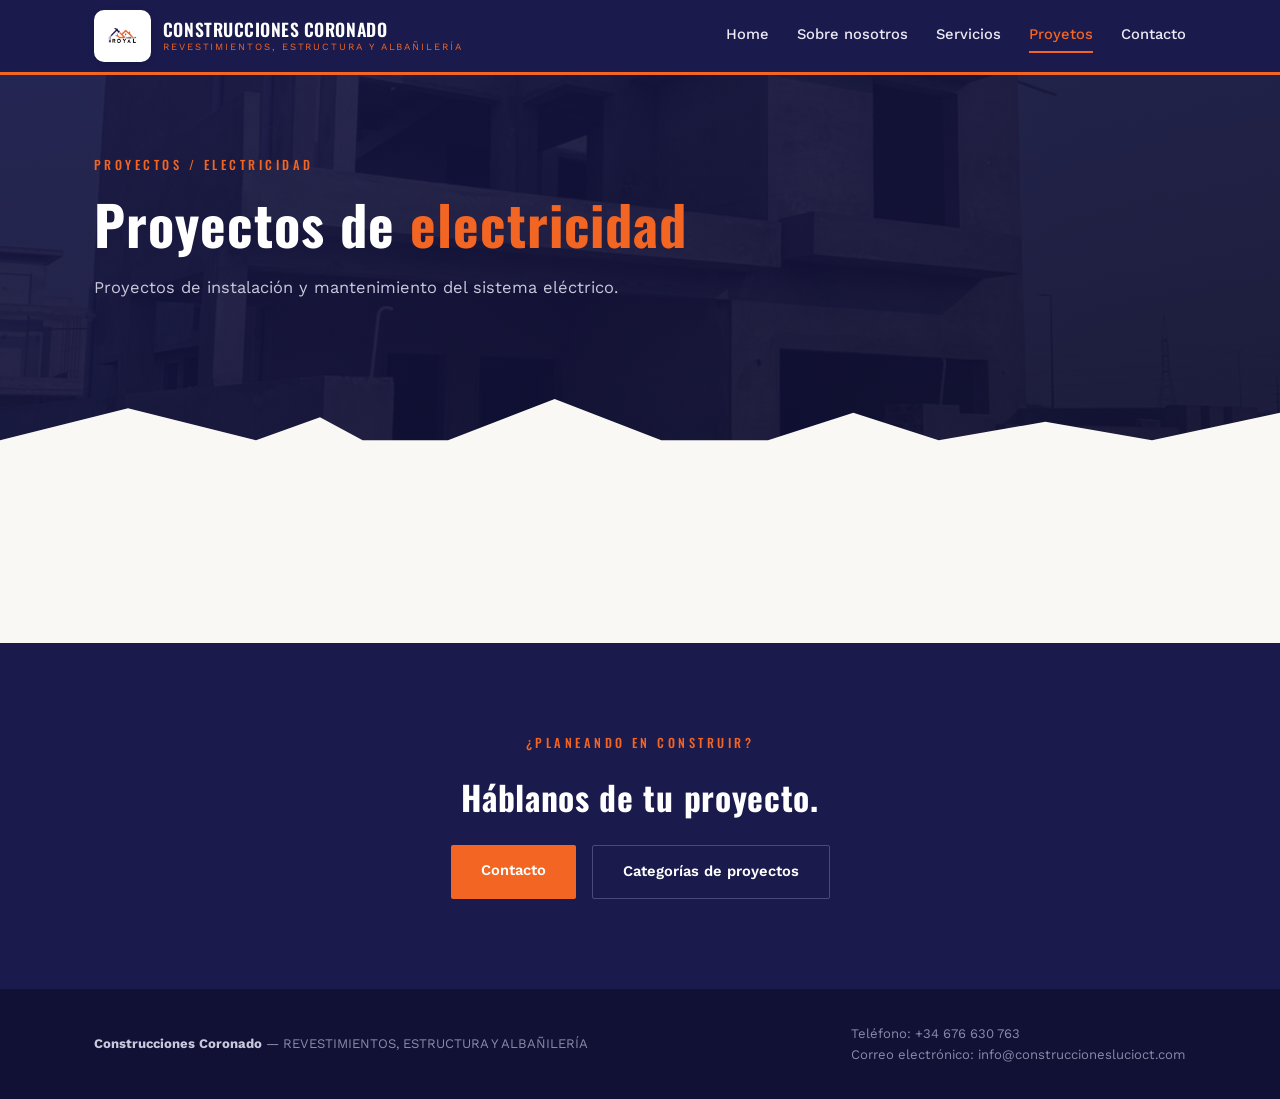
<file: electricidad.html>
<!DOCTYPE html>
<html lang="en">
<head>
<meta charset="UTF-8">
<meta name="viewport" content="width=device-width, initial-scale=1.0">
<title>Electricidad | Construcciones Coronado</title>
<meta name="description" content="Construcciones Coronado - REVESTIMIENTOS, ESTRUCTURA Y ALBAÑILERÍA.">
<link rel="icon" href="logo.png">
<link rel="preconnect" href="https://fonts.googleapis.com">
<link rel="preconnect" href="https://fonts.gstatic.com" crossorigin>
<link href="https://fonts.googleapis.com/css2?family=Oswald:wght@400;500;600;700&family=Work+Sans:wght@400;500;600&display=swap" rel="stylesheet">
<link rel="stylesheet" href="style.css?v=7">
</head>
<body>

<div class="loader" id="loader">
  <div class="loader-stage">
    <svg class="loader-house" viewBox="0 0 150 110" xmlns="http://www.w3.org/2000/svg">
      <path d="M20 105 L20 55 L75 15 L130 55 L130 105 M20 105 L130 105"/>
      <path d="M60 105 L60 75 L90 75 L90 105"/>
      <rect class="fill-bit" x="66" y="82" width="10" height="14"/>
    </svg>
    <div class="loader-logo-wrap"><img src="logo.png" alt="Construcciones Coronado"></div>
    <div class="loader-brand"><span style="animation-delay:2.60s">R</span><span style="animation-delay:2.64s">O</span><span style="animation-delay:2.67s">Y</span><span style="animation-delay:2.71s">A</span><span style="animation-delay:2.74s">L</span> <span style="width:8px;"></span><span style="animation-delay:2.78s">B</span><span style="animation-delay:2.81s">U</span><span style="animation-delay:2.85s">I</span><span style="animation-delay:2.88s">L</span><span style="animation-delay:2.92s">D</span><span style="animation-delay:2.95s">E</span><span style="animation-delay:2.99s">R</span><span style="animation-delay:3.02s">S</span> <span style="width:8px;"></span><span style="animation-delay:3.06s">9</span><span style="animation-delay:3.09s">5</span></div>
    <div class="loader-tagline">Construction &amp; Real Estate</div>
    <div class="loader-bar-track"><div class="loader-bar-fill"></div></div>
  </div>
</div>


<header>
  <div class="nav">
    <a href="index.html" class="brand">
      <span class="brand-logo-wrap"><img src="logo.png" alt="Construcciones Coronado"></span>
      <span class="brand-text">CONSTRUCCIONES CORONADO<span>REVESTIMIENTOS, ESTRUCTURA Y ALBAÑILERÍA</span></span>
    </a>
    <nav class="links">
      <a href="index.html">Home</a>
      <a href="about.html">Sobre nosotros</a>
      <a href="services.html">Servicios</a>
      <a href="projects.html" class="active">Proyetos</a>
      <a href="contact.html">Contacto</a>
    </nav>
    <button class="menu-toggle" aria-label="Menu">&#9776;</button>
  </div>
</header>

<section class="hero" style="--hero-img:url('[data-uri]');">
  <div class="hero-inner compact">
    <div class="eyebrow"><a href="projects.html" style="color:var(--orange);">Proyectos</a> / Electricidad</div>
    <h1>Proyectos de <em>electricidad</em></h1>
    <p>Proyectos de instalación y mantenimiento del sistema eléctrico.</p>
  </div>
  <svg class="roofline" viewBox="0 0 1200 70" preserveAspectRatio="none" xmlns="http://www.w3.org/2000/svg">
    <polygon points="0,70 0,45 120,10 240,45 300,20 340,45 420,45 520,0 620,45 720,45 800,15 880,45 980,25 1080,45 1200,15 1200,70" fill="var(--cream)"/>
  </svg>
</section>

<section>
  <div class="wrap">
    <div class="project-grid">

      

    </div>
  </div>
</section>

<section class="why">
  <div class="wrap" style="grid-template-columns:1fr; text-align:center;">
    <div>
      <div class="eyebrow">¿Planeando en construir?</div>
      <h2>Háblanos de tu proyecto.</h2>
      <div class="btn-row" style="justify-content:center;margin-top:20px;">
        <a href="contact.html" class="btn btn-primary">Contacto</a>
        <a href="projects.html" class="btn btn-ghost">Categorías de proyectos</a>
      </div>
    </div>
  </div>
</section>

<footer>
  <div class="wrap">
    <div><b>Construcciones Coronado</b> — REVESTIMIENTOS, ESTRUCTURA Y ALBAÑILERÍA</div>
    <div>
      Teléfono: +34 676 630 763 <br>
      Correo electrónico: info@construccioneslucioct.com
    </div>
   
  </div>
</footer>

<script src="script.js?v=7"></script>
</body>
</html>
</file>
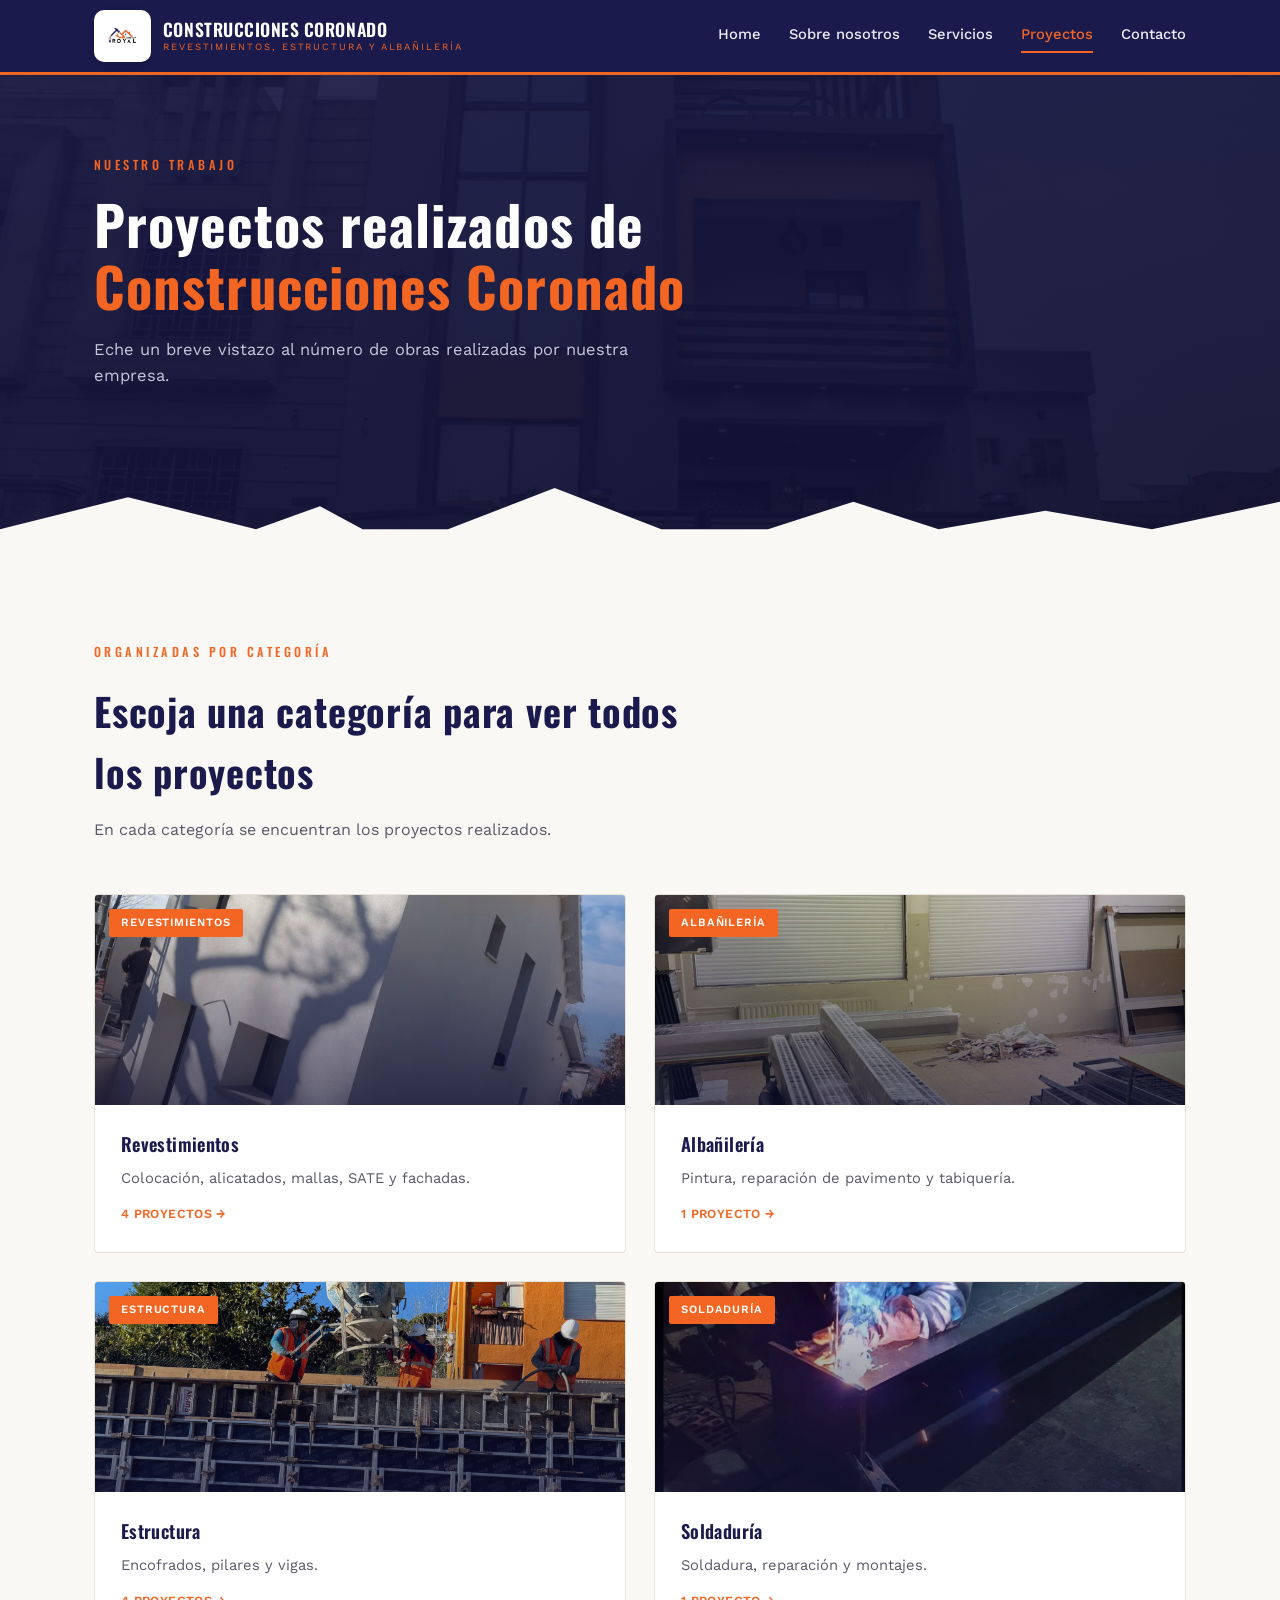
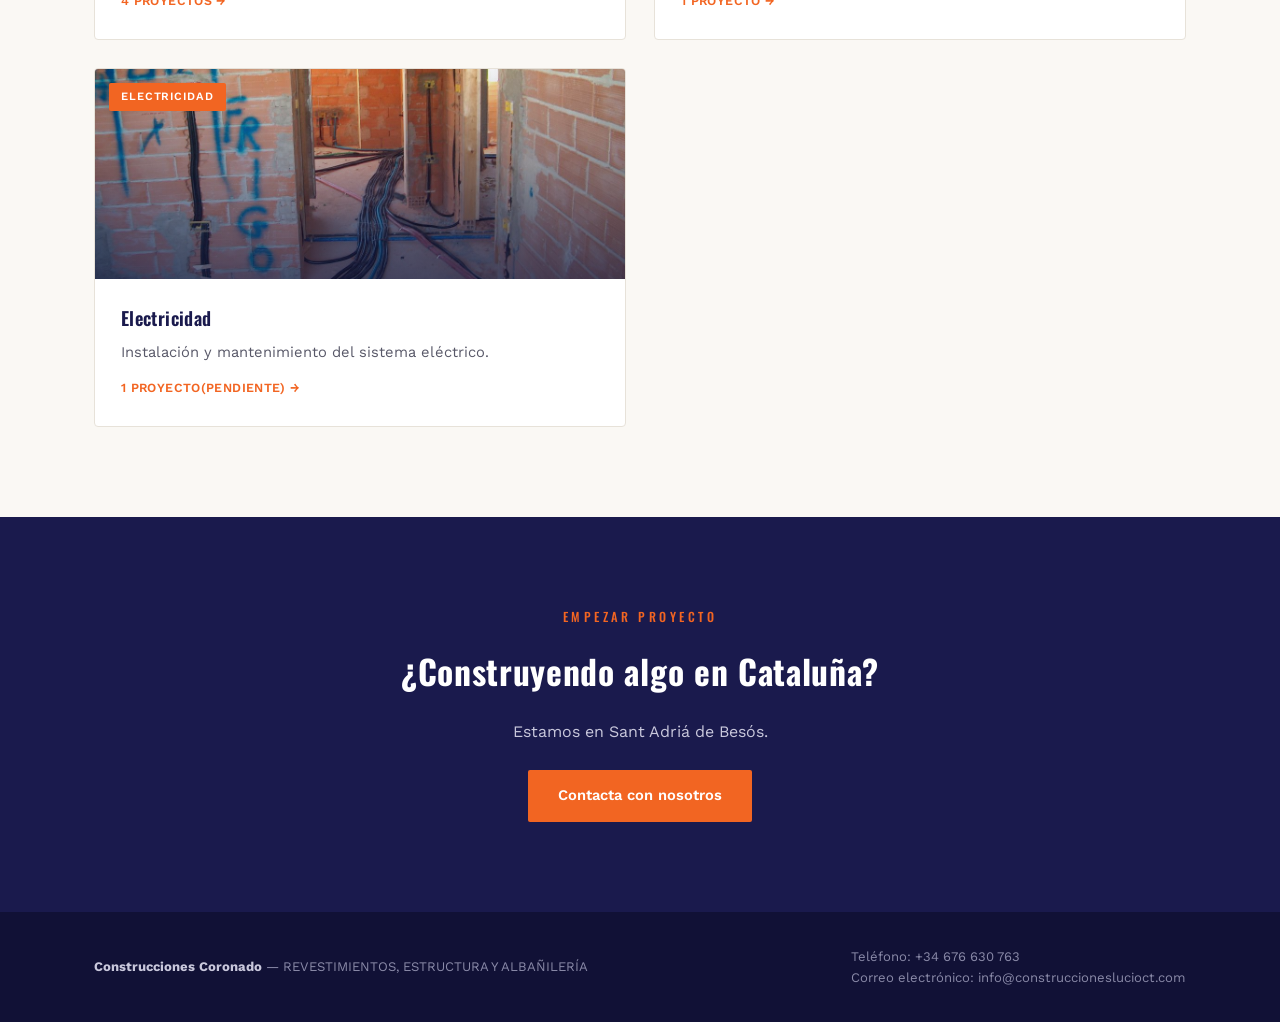
<file: projects.html>
<!DOCTYPE html>
<html lang="en">
<head>
<meta charset="UTF-8">
<meta name="viewport" content="width=device-width, initial-scale=1.0">
<title>Proyectos | Construcciones Coronado</title>
<meta name="description" content="Construcciones Coronado - REVESTIMIENTOS, ESTRUCTURA Y ALBAÑILERÍA.">
<link rel="icon" href="logo.png">
<link rel="preconnect" href="https://fonts.googleapis.com">
<link rel="preconnect" href="https://fonts.gstatic.com" crossorigin>
<link href="https://fonts.googleapis.com/css2?family=Oswald:wght@400;500;600;700&family=Work+Sans:wght@400;500;600&display=swap" rel="stylesheet">
<link rel="stylesheet" href="style.css?v=7">
</head>
<body>

<div class="loader" id="loader">
  <div class="loader-stage">
    <svg class="loader-house" viewBox="0 0 150 110" xmlns="http://www.w3.org/2000/svg">
      <path d="M20 105 L20 55 L75 15 L130 55 L130 105 M20 105 L130 105"/>
      <path d="M60 105 L60 75 L90 75 L90 105"/>
      <rect class="fill-bit" x="66" y="82" width="10" height="14"/>
    </svg>
    <div class="loader-logo-wrap"><img src="logo.png" alt="Construcciones Coronado"></div>
    <div class="loader-brand"><span style="animation-delay:2.60s">R</span><span style="animation-delay:2.64s">O</span><span style="animation-delay:2.67s">Y</span><span style="animation-delay:2.71s">A</span><span style="animation-delay:2.74s">L</span> <span style="width:8px;"></span><span style="animation-delay:2.78s">B</span><span style="animation-delay:2.81s">U</span><span style="animation-delay:2.85s">I</span><span style="animation-delay:2.88s">L</span><span style="animation-delay:2.92s">D</span><span style="animation-delay:2.95s">E</span><span style="animation-delay:2.99s">R</span><span style="animation-delay:3.02s">S</span> <span style="width:8px;"></span><span style="animation-delay:3.06s">9</span><span style="animation-delay:3.09s">5</span></div>
    <div class="loader-tagline">Construcciones Coronado</div>
    <div class="loader-bar-track"><div class="loader-bar-fill"></div></div>
  </div>
</div>


<header>
  <div class="nav">
    <a href="index.html" class="brand">
      <span class="brand-logo-wrap"><img src="logo.png" alt="Construcciones Coronado"></span>
      <span class="brand-text">CONSTRUCCIONES CORONADO<span>REVESTIMIENTOS, ESTRUCTURA Y ALBAÑILERÍA</span></span>
    </a>
    <nav class="links">
      <a href="index.html">Home</a>
      <a href="about.html">Sobre nosotros</a>
      <a href="services.html">Servicios</a>
      <a href="projects.html" class="active">Proyectos</a>
      <a href="contact.html">Contacto</a>
    </nav>
    <button class="menu-toggle" aria-label="Menu">&#9776;</button>
  </div>
</header>

<section class="hero" style="--hero-img:url('[data-uri]');">
  <div class="hero-inner compact">
    <div class="eyebrow">Nuestro trabajo</div>
    <h1>Proyectos realizados de <em>Construcciones Coronado</em></h1>
    <p>Eche un breve vistazo al número de obras realizadas por nuestra empresa.</p>
  </div>
  <svg class="roofline" viewBox="0 0 1200 70" preserveAspectRatio="none" xmlns="http://www.w3.org/2000/svg">
    <polygon points="0,70 0,45 120,10 240,45 300,20 340,45 420,45 520,0 620,45 720,45 800,15 880,45 980,25 1080,45 1200,15 1200,70" fill="var(--cream)"/>
  </svg>
</section>

<section>
  <div class="wrap">
    <div class="section-head reveal">
      <div class="eyebrow">Organizadas por categoría</div>
      <h2>Escoja una categoría para ver todos los proyectos</h2>
      <p>En cada categoría se encuentran los proyectos realizados.</p>
    </div>
    <div class="project-grid">

      <a href="revestimientos.html" class="project-card reveal" style="display:block;">
        <div class="project-media">
          <span class="project-tag">Revestimientos</span>
          <img src="revestimientos/proyecto_1/revestimientos_1.1.jpeg">
        </div>
        <div class="project-body">
          <h3>Revestimientos</h3>
          <p>Colocación, alicatados, mallas, SATE y fachadas.</p>
          <div class="project-loc">4 proyectos →</div>
        </div>
      </a>

      <a href="albañileria.html" class="project-card reveal" style="display:block;">
        <div class="project-media">
          <span class="project-tag">Albañilería</span>
          <img src="albañileria/proyecto_1/albañileria_1.6.jpeg">
        </div>
        <div class="project-body">
          <h3>Albañilería</h3>
          <p>Pintura, reparación de pavimento y tabiquería.</p>
          <div class="project-loc">1 proyecto →</div>
        </div>
      </a>

      <a href="estructura.html" class="project-card reveal" style="display:block;">
        <div class="project-media">
          <span class="project-tag">Estructura</span>
          <img src="estructura/proyecto_1/estructura_proyecto_1.jpeg">
        </div>
        <div class="project-body">
          <h3>Estructura</h3>
          <p>Encofrados, pilares y vigas.</p>
          <div class="project-loc">4 proyectos →</div>
        </div>
      </a>

      <a href="soldaduria.html" class="project-card reveal" style="display:block;">
        <div class="project-media">
          <span class="project-tag">Soldaduría</span>
          <img src="soldadura/proyecto_1/soldaduria_1.1.jpeg">
        </div>
        <div class="project-body">
          <h3>Soldaduría</h3>
          <p>Soldadura, reparación y montajes.</p>
          <div class="project-loc">1 proyecto →</div>
        </div>
      </a>

      <a href="electricidad.html" class="project-card reveal" style="display:block;">
        <div class="project-media">
          <span class="project-tag">Electricidad</span>
          <img src="electricidad/electricidad_1.1.jpg">
        </div>
        <div class="project-body">
          <h3>Electricidad</h3>
          <p>Instalación y mantenimiento del sistema eléctrico.</p>
          <div class="project-loc">1 proyecto(pendiente) →</div>
        </div>
      </a>

    </div>
  </div>
</section>

<section class="why">
  <div class="wrap" style="grid-template-columns:1fr; text-align:center;">
    <div>
      <div class="eyebrow">Empezar proyecto</div>
      <h2>¿Construyendo algo en Cataluña?</h2>
      <p style="max-width:520px;margin:0 auto 26px;">Estamos en Sant Adriá de Besós.</p>
      <div class="btn-row" style="justify-content:center;">
        <a href="contact.html" class="btn btn-primary">Contacta con nosotros</a>
      </div>
    </div>
  </div>
</section>

<footer>
  <div class="wrap">
    <div><b>Construcciones Coronado</b> — REVESTIMIENTOS, ESTRUCTURA Y ALBAÑILERÍA</div>
    <div>
      Teléfono: +34 676 630 763 <br>
      Correo electrónico: info@construccioneslucioct.com
    </div>
   
  </div>
</footer>

<script src="script.js?v=7"></script>
</body>
</html>
</file>
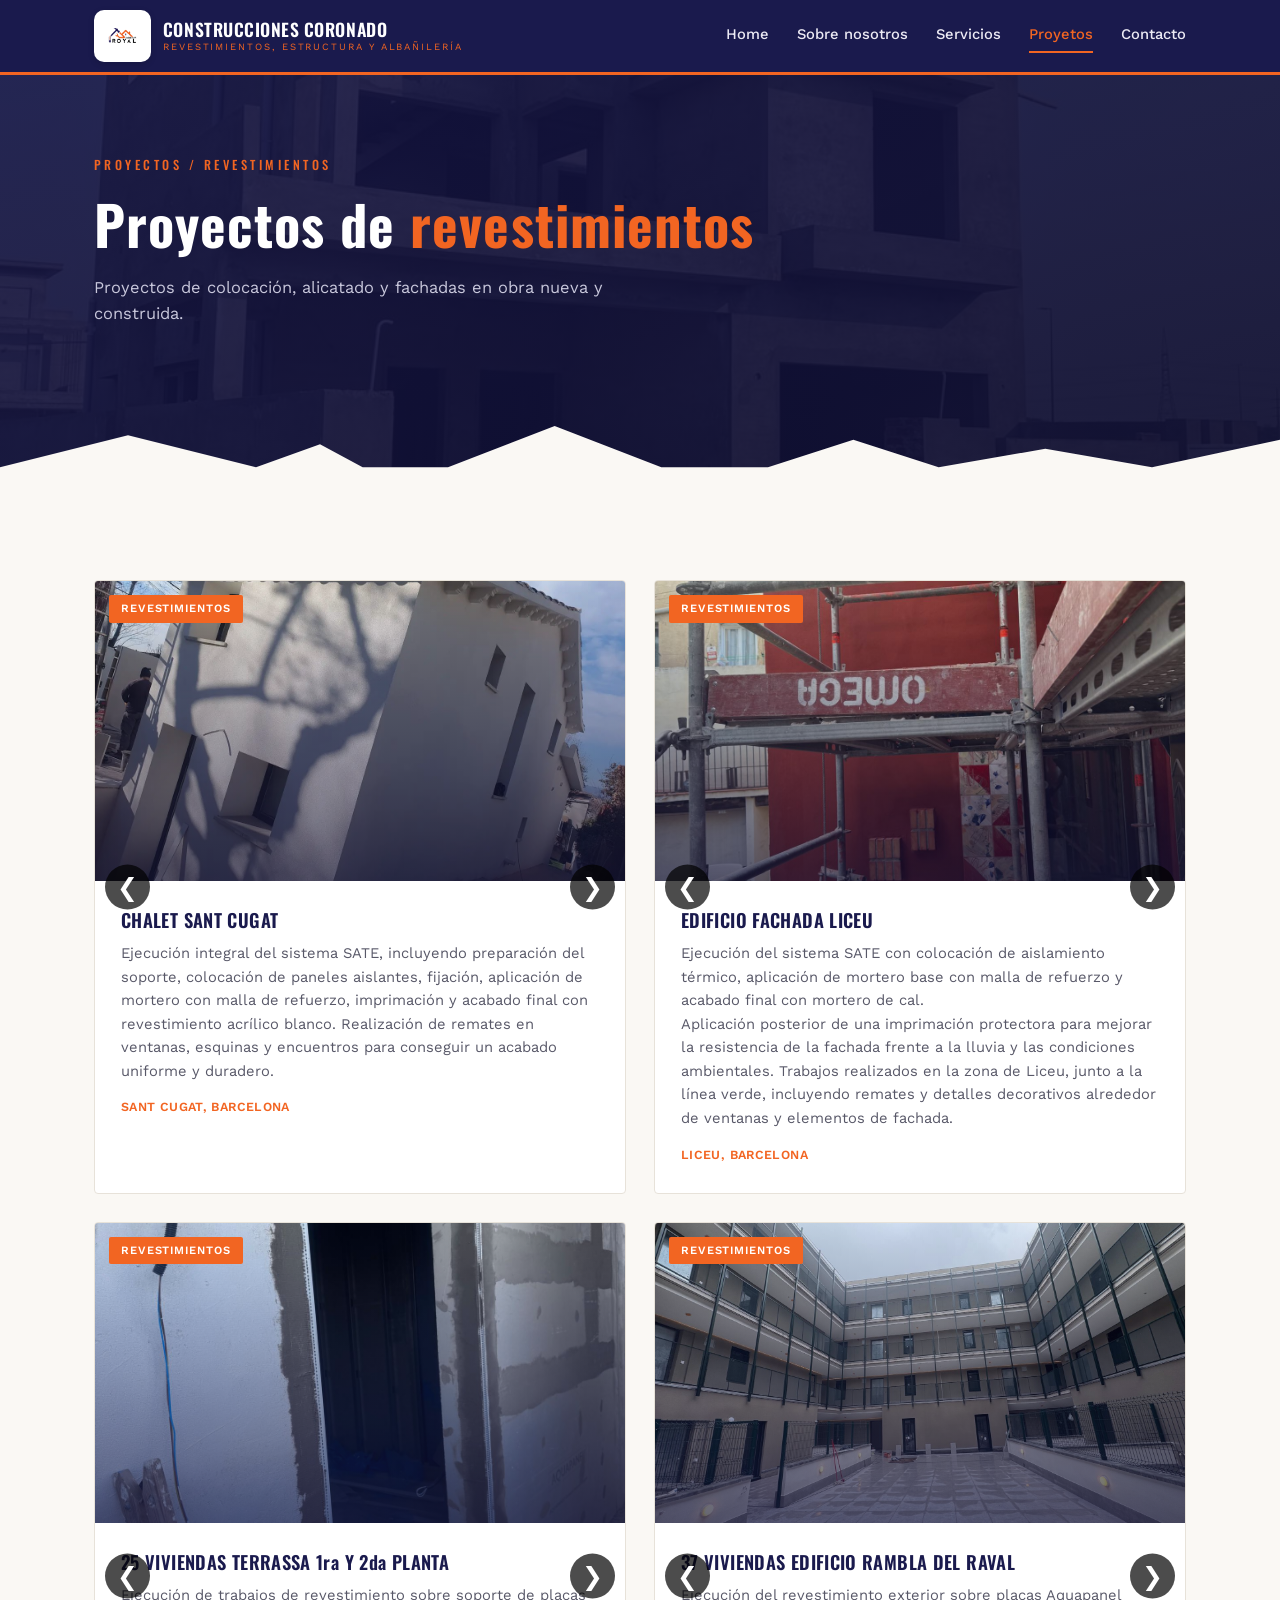
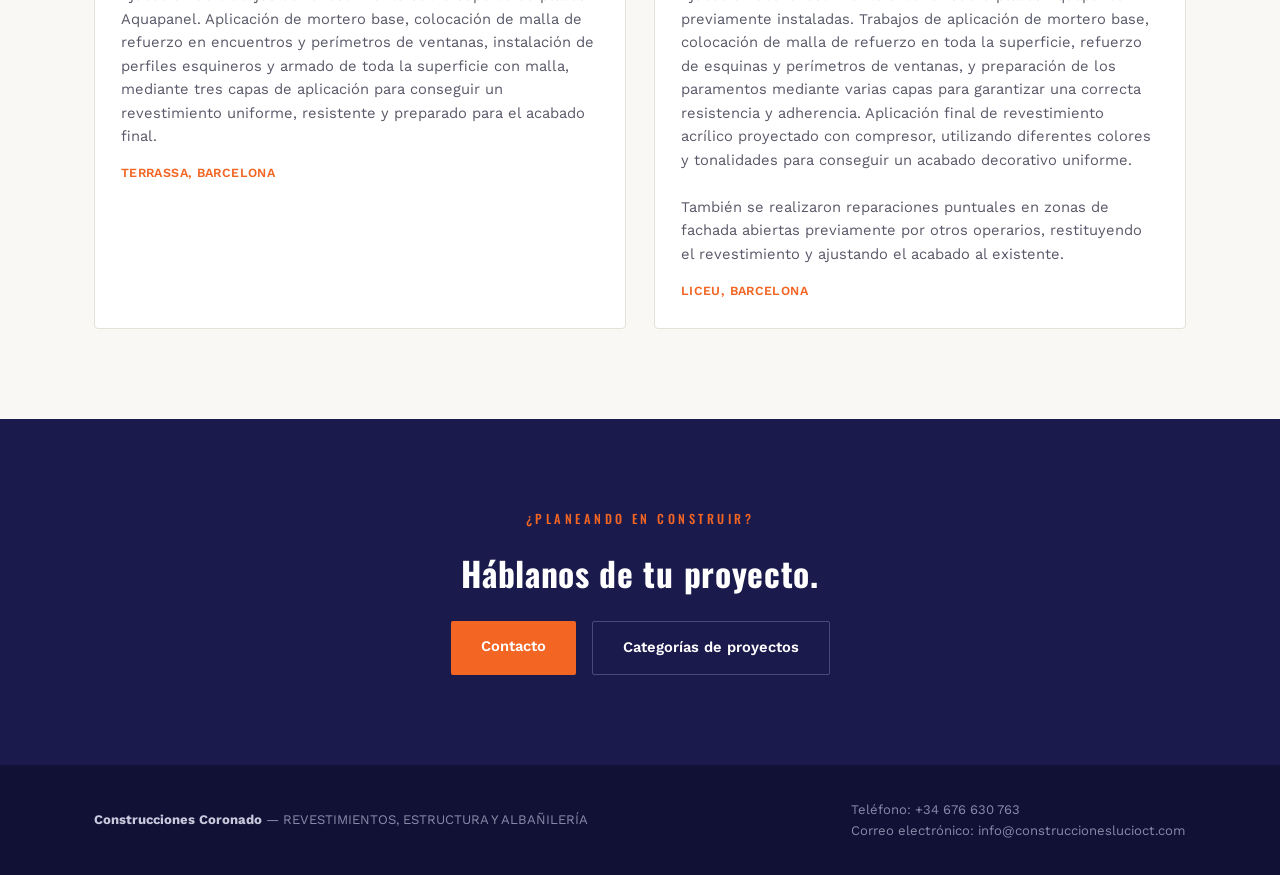
<file: revestimientos.html>
<!DOCTYPE html>
<html lang="en">
<head>
<meta charset="UTF-8">
<meta name="viewport" content="width=device-width, initial-scale=1.0">
<title>Revestimientos | Construcciones Coronado</title>
<meta name="description" content="Construcciones Coronado - REVESTIMIENTOS, ESTRUCTURA Y ALBAÑILERÍA.">
<link rel="icon" href="logo.png">
<link rel="preconnect" href="https://fonts.googleapis.com">
<link rel="preconnect" href="https://fonts.gstatic.com" crossorigin>
<link href="https://fonts.googleapis.com/css2?family=Oswald:wght@400;500;600;700&family=Work+Sans:wght@400;500;600&display=swap" rel="stylesheet">
<link rel="stylesheet" href="style.css?v=7">
</head>
<body>

<div class="loader" id="loader">
  <div class="loader-stage">
    <svg class="loader-house" viewBox="0 0 150 110" xmlns="http://www.w3.org/2000/svg">
      <path d="M20 105 L20 55 L75 15 L130 55 L130 105 M20 105 L130 105"/>
      <path d="M60 105 L60 75 L90 75 L90 105"/>
      <rect class="fill-bit" x="66" y="82" width="10" height="14"/>
    </svg>
    <div class="loader-logo-wrap"><img src="logo.png" alt="Construcciones Coronado"></div>
    <div class="loader-brand"><span style="animation-delay:2.60s">R</span><span style="animation-delay:2.64s">O</span><span style="animation-delay:2.67s">Y</span><span style="animation-delay:2.71s">A</span><span style="animation-delay:2.74s">L</span> <span style="width:8px;"></span><span style="animation-delay:2.78s">B</span><span style="animation-delay:2.81s">U</span><span style="animation-delay:2.85s">I</span><span style="animation-delay:2.88s">L</span><span style="animation-delay:2.92s">D</span><span style="animation-delay:2.95s">E</span><span style="animation-delay:2.99s">R</span><span style="animation-delay:3.02s">S</span> <span style="width:8px;"></span><span style="animation-delay:3.06s">9</span><span style="animation-delay:3.09s">5</span></div>
    <div class="loader-tagline">Construction &amp; Real Estate</div>
    <div class="loader-bar-track"><div class="loader-bar-fill"></div></div>
  </div>
</div>


<header>
  <div class="nav">
    <a href="index.html" class="brand">
      <span class="brand-logo-wrap"><img src="logo.png" alt="Construcciones Coronado"></span>
      <span class="brand-text">CONSTRUCCIONES CORONADO<span>REVESTIMIENTOS, ESTRUCTURA Y ALBAÑILERÍA</span></span>
    </a>
    <nav class="links">
      <a href="index.html">Home</a>
      <a href="about.html">Sobre nosotros</a>
      <a href="services.html">Servicios</a>
      <a href="projects.html" class="active">Proyetos</a>
      <a href="contact.html">Contacto</a>
    </nav>
    <button class="menu-toggle" aria-label="Menu">&#9776;</button>
  </div>
</header>

<section class="hero" style="--hero-img:url('[data-uri]');">
  <div class="hero-inner compact">
    <div class="eyebrow"><a href="projects.html" style="color:var(--orange);">Proyectos</a> / Revestimientos</div>
    <h1>Proyectos de <em>revestimientos</em></h1>
    <p>Proyectos de colocación, alicatado y fachadas en obra nueva y construida.</p>
  </div>
  <svg class="roofline" viewBox="0 0 1200 70" preserveAspectRatio="none" xmlns="http://www.w3.org/2000/svg">
    <polygon points="0,70 0,45 120,10 240,45 300,20 340,45 420,45 520,0 620,45 720,45 800,15 880,45 980,25 1080,45 1200,15 1200,70" fill="var(--cream)"/>
  </svg>
</section>

<section>
  <div class="wrap">
    <div class="project-grid">

      <!-- PROYECTO 1 -->
      

      <div class="project-card reveal" id="carrousel">

        <button class="carousel-btn prev" id="prevBtn">
            &#10094;
        </button>

        <div class="carousel-window">

            <!-- SOLO ESTO SE MUEVE -->
            <div class="carousel-track">

                <div class="project-media">
                    <span class="project-tag">revestimientos</span>
                    <img src="revestimientos/proyecto_1/revestimientos_1.1.jpeg">
                </div>

                <div class="project-media">
                    <span class="project-tag">revestimientos</span>
                    <img src="revestimientos/proyecto_1/revestimientos_1.2.jpeg">
                </div>

                <div class="project-media">
                    <span class="project-tag">revestimientos</span>
                    <img src="revestimientos/proyecto_1/revestimientos_1.3.jpeg">
                </div>

                <div class="project-media">
                    <span class="project-tag">revestimientos</span>
                    <img src="revestimientos/proyecto_1/revestimientos_1.4.jpeg">
                </div>

              

            </div>

        </div>

        <!-- PROYECTO 2 -->


        
        <div class="project-body">

            <h3 id="super-title">
                CHALET SANT CUGAT
            </h3>

            <p>
              
              Ejecución integral del sistema SATE, incluyendo preparación del soporte, colocación de paneles aislantes, fijación, aplicación de mortero con malla de refuerzo, imprimación y acabado final con revestimiento acrílico blanco. Realización de remates en ventanas, esquinas y encuentros para conseguir un acabado uniforme y duradero.

            </p>

            <div class="project-loc">
                SANT CUGAT, BARCELONA
            </div>

           
        </div>


        <button class="carousel-btn next" id="nextBtn">
            &#10095;
        </button>
        
      </div>

    <!-- PROYECTO 2 -->

      <div class="project-card reveal" id="carrousel">

        <button class="carousel-btn prev" id="prevBtn">
            &#10094;
        </button>

        <div class="carousel-window">

            <!-- SOLO ESTO SE MUEVE -->
            <div class="carousel-track">

                <div class="project-media">
                    <span class="project-tag">revestimientos</span>
                    <img src="revestimientos/proyecto_2/revestimientos_2.1.jpeg">
                </div>

                <div class="project-media">
                    <span class="project-tag">revestimientos</span>
                    <img src="revestimientos/proyecto_2/revestimientos_2.2.jpeg">
                </div>

                <div class="project-media">
                    <span class="project-tag">revestimientos</span>
                    <img src="revestimientos/proyecto_2/revestimientos_2.3.jpeg">
                </div>

                <div class="project-media">
                    <span class="project-tag">revestimientos</span>
                    <img src="revestimientos/proyecto_2/revestimientos_2.4.jpeg">
                </div>

                <div class="project-media">
                    <span class="project-tag">revestimientos</span>
                    <img src="revestimientos/proyecto_2/revestimientos_2.5.jpeg">
                </div>

                

            </div>

        </div>


        
        <div class="project-body">

            <h3 id="super-title">
                EDIFICIO FACHADA LICEU
            </h3>

            <p>
              Ejecución del sistema SATE con colocación de aislamiento térmico, aplicación de mortero base con malla de refuerzo y acabado final con mortero de cal. <br>
              Aplicación posterior de una imprimación protectora para mejorar la resistencia de la fachada frente a la lluvia y las condiciones ambientales. Trabajos realizados en la zona de Liceu, junto a la línea verde, incluyendo remates y detalles decorativos alrededor de ventanas y elementos de fachada.

             
            </p>

            <div class="project-loc">
                LICEU, BARCELONA
            </div>

           
        </div>


        <button class="carousel-btn next" id="nextBtn">
            &#10095;
        </button>
        
      </div>

      <!-- PROYECTO 3 -->

      <div class="project-card reveal" id="carrousel">

        <button class="carousel-btn prev" id="prevBtn">
            &#10094;
        </button>

        <div class="carousel-window">

            
            <div class="carousel-track">

                <div class="project-media">
                    <span class="project-tag">revestimientos</span>
                    <img src="revestimientos/proyecto_3/revestimiento_3.1.jpeg">
                </div>

                <div class="project-media">
                    <span class="project-tag">revestimientos</span>
                    <img src="revestimientos/proyecto_3/revestimiento_3.2.jpeg">
                </div>

                <div class="project-media">
                    <span class="project-tag">revestimientos</span>
                    <img src="revestimientos/proyecto_3/revestimiento_3.3.jpeg">
                </div>

                <div class="project-media">
                    <span class="project-tag">revestimientos</span>
                    <img src="revestimientos/proyecto_3/revestimiento_3.4.jpeg">
                </div>

              
                

            </div>

        </div>


        
        <div class="project-body">

            <h3 id="super-title">
                25 VIVIENDAS TERRASSA 1ra Y 2da PLANTA
            </h3>

            <p>
              Ejecución de trabajos de revestimiento sobre soporte de placas Aquapanel. Aplicación de mortero base, colocación de malla de refuerzo en encuentros y perímetros de ventanas, instalación de perfiles esquineros y armado de toda la superficie con malla, mediante tres capas de aplicación para conseguir un revestimiento uniforme, resistente y preparado para el acabado final.

            </p>

            <div class="project-loc">
                TERRASSA, BARCELONA
            </div>

           
        </div>


        <button class="carousel-btn next" id="nextBtn">
            &#10095;
        </button>
        
      </div>

      <!-- PROYECTO 4 -->

      <div class="project-card reveal" id="carrousel">

        <button class="carousel-btn prev" id="prevBtn">
            &#10094;
        </button>

        <div class="carousel-window">

            <!-- SOLO ESTO SE MUEVE -->
            <div class="carousel-track">

                <div class="project-media">
                    <span class="project-tag">revestimientos</span>
                    <img src="revestimientos/proyecto_4/revestimiento_4.1.jpeg">
                </div>

                <div class="project-media">
                    <span class="project-tag">revestimientos</span>
                    <img src="revestimientos/proyecto_4/revestimiento_4.2.jpeg">
                </div>

                <div class="project-media">
                    <span class="project-tag">revestimientos</span>
                    <img src="revestimientos/proyecto_4/revestimiento_4.3.jpeg">
                </div>

                <div class="project-media">
                    <span class="project-tag">revestimientos</span>
                    <img src="revestimientos/proyecto_4/revestimiento_4.4.jpeg">
                </div>

                <div class="project-media">
                    <span class="project-tag">revestimientos</span>
                    <img src="revestimientos/proyecto_4/revestimiento_4.5.jpeg">
                </div>


                

                

            </div>

        </div>


        
        <div class="project-body">

            <h3 id="super-title">
                37 VIVIENDAS EDIFICIO RAMBLA DEL RAVAL
            </h3>

            <p>
              Ejecución del revestimiento exterior sobre placas Aquapanel previamente instaladas. Trabajos de aplicación de mortero base, colocación de malla de refuerzo en toda la superficie, refuerzo de esquinas y perímetros de ventanas, y preparación de los paramentos mediante varias capas para garantizar una correcta resistencia y adherencia. Aplicación final de revestimiento acrílico proyectado con compresor, utilizando diferentes colores y tonalidades para conseguir un acabado decorativo uniforme.<br><br>

              También se realizaron reparaciones puntuales en zonas de fachada abiertas previamente por otros operarios, restituyendo el revestimiento y ajustando el acabado al existente.


            </p>

            <div class="project-loc">
                LICEU, BARCELONA
            </div>

           
        </div>


        <button class="carousel-btn next" id="nextBtn">
            &#10095;
        </button>
        
      </div>

    </div>
  </div>
</section>

<section class="why">
  <div class="wrap" style="grid-template-columns:1fr; text-align:center;">
    <div>
      <div class="eyebrow">¿Planeando en construir?</div>
      <h2>Háblanos de tu proyecto.</h2>
      <div class="btn-row" style="justify-content:center;margin-top:20px;">
        <a href="contact.html" class="btn btn-primary">Contacto</a>
        <a href="projects.html" class="btn btn-ghost">Categorías de proyectos</a>
      </div>
    </div>
  </div>
</section>

<footer>
  <div class="wrap">
    <div><b>Construcciones Coronado</b> — REVESTIMIENTOS, ESTRUCTURA Y ALBAÑILERÍA</div>
    <div>
      Teléfono: +34 676 630 763 <br>
      Correo electrónico: info@construccioneslucioct.com
    </div>
   
  </div>
</footer>

<script src="script.js?v=7"></script>
</body>
</html>
</file>
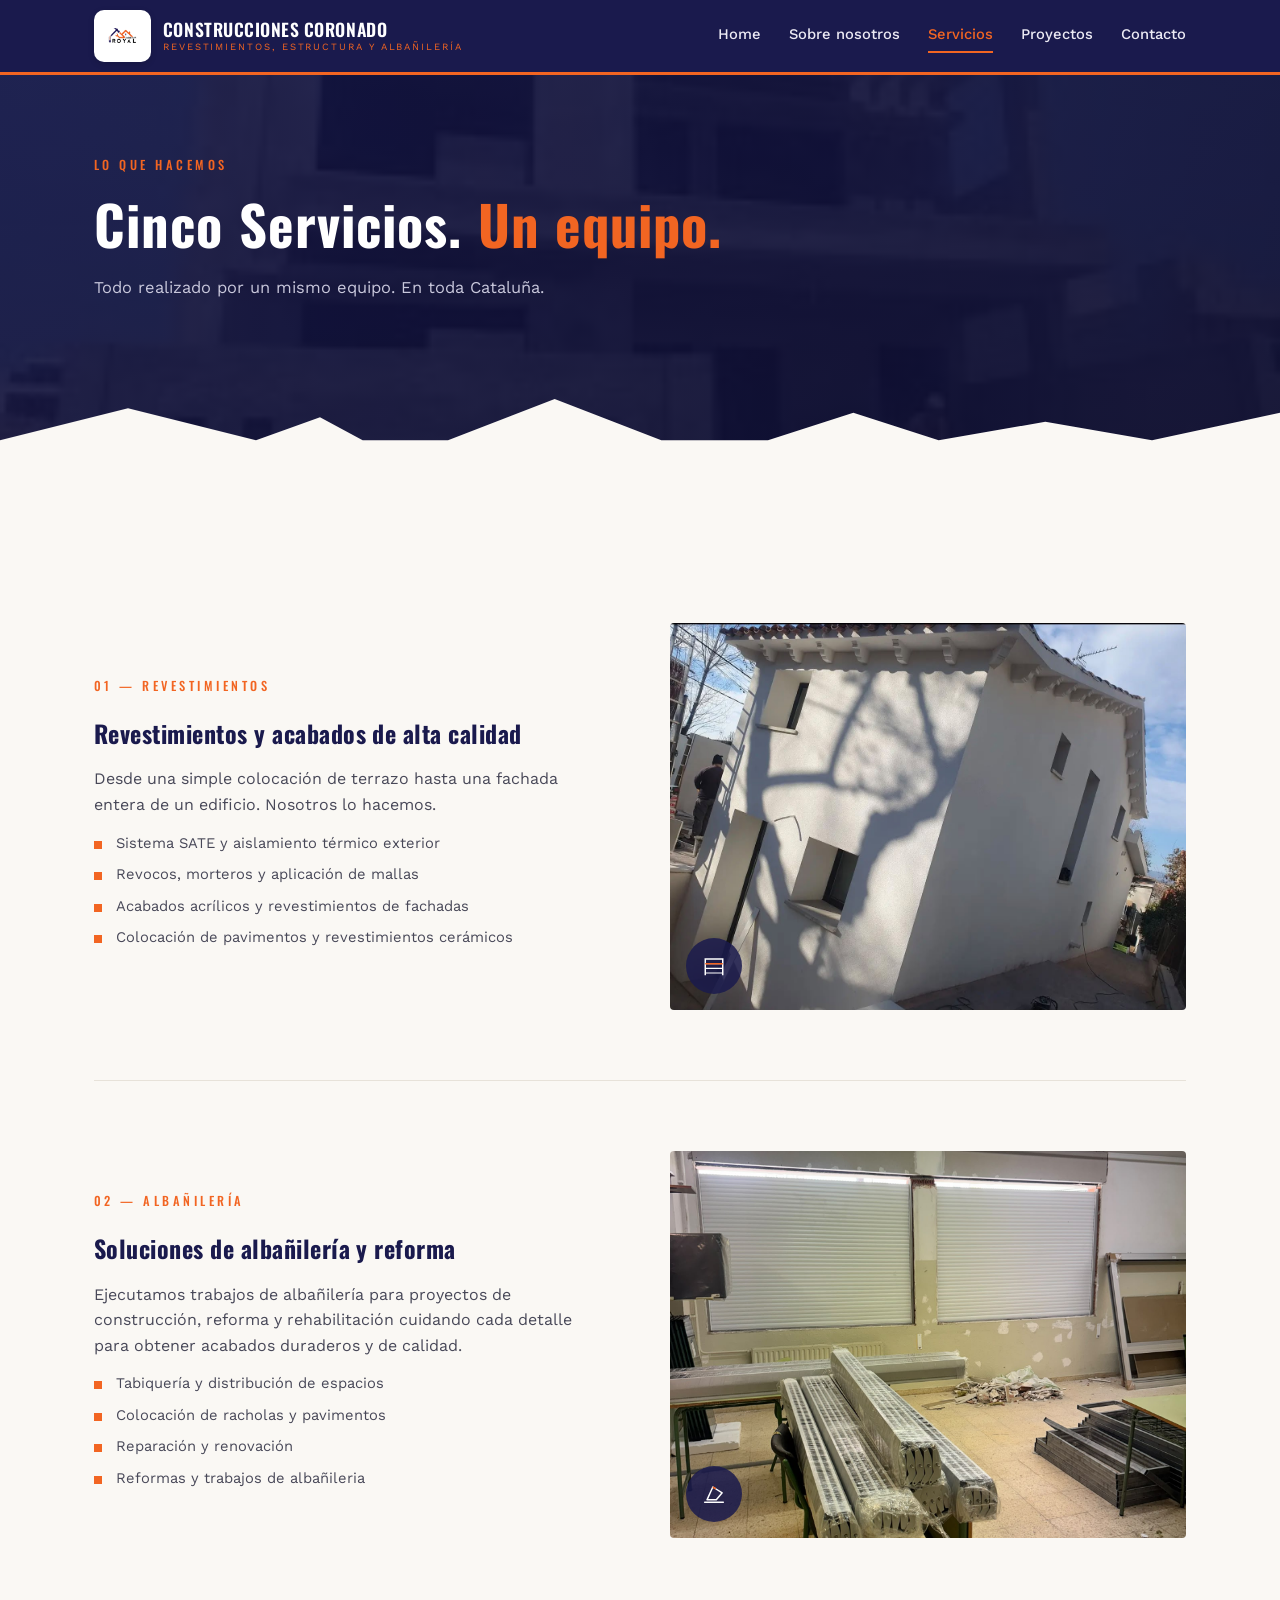
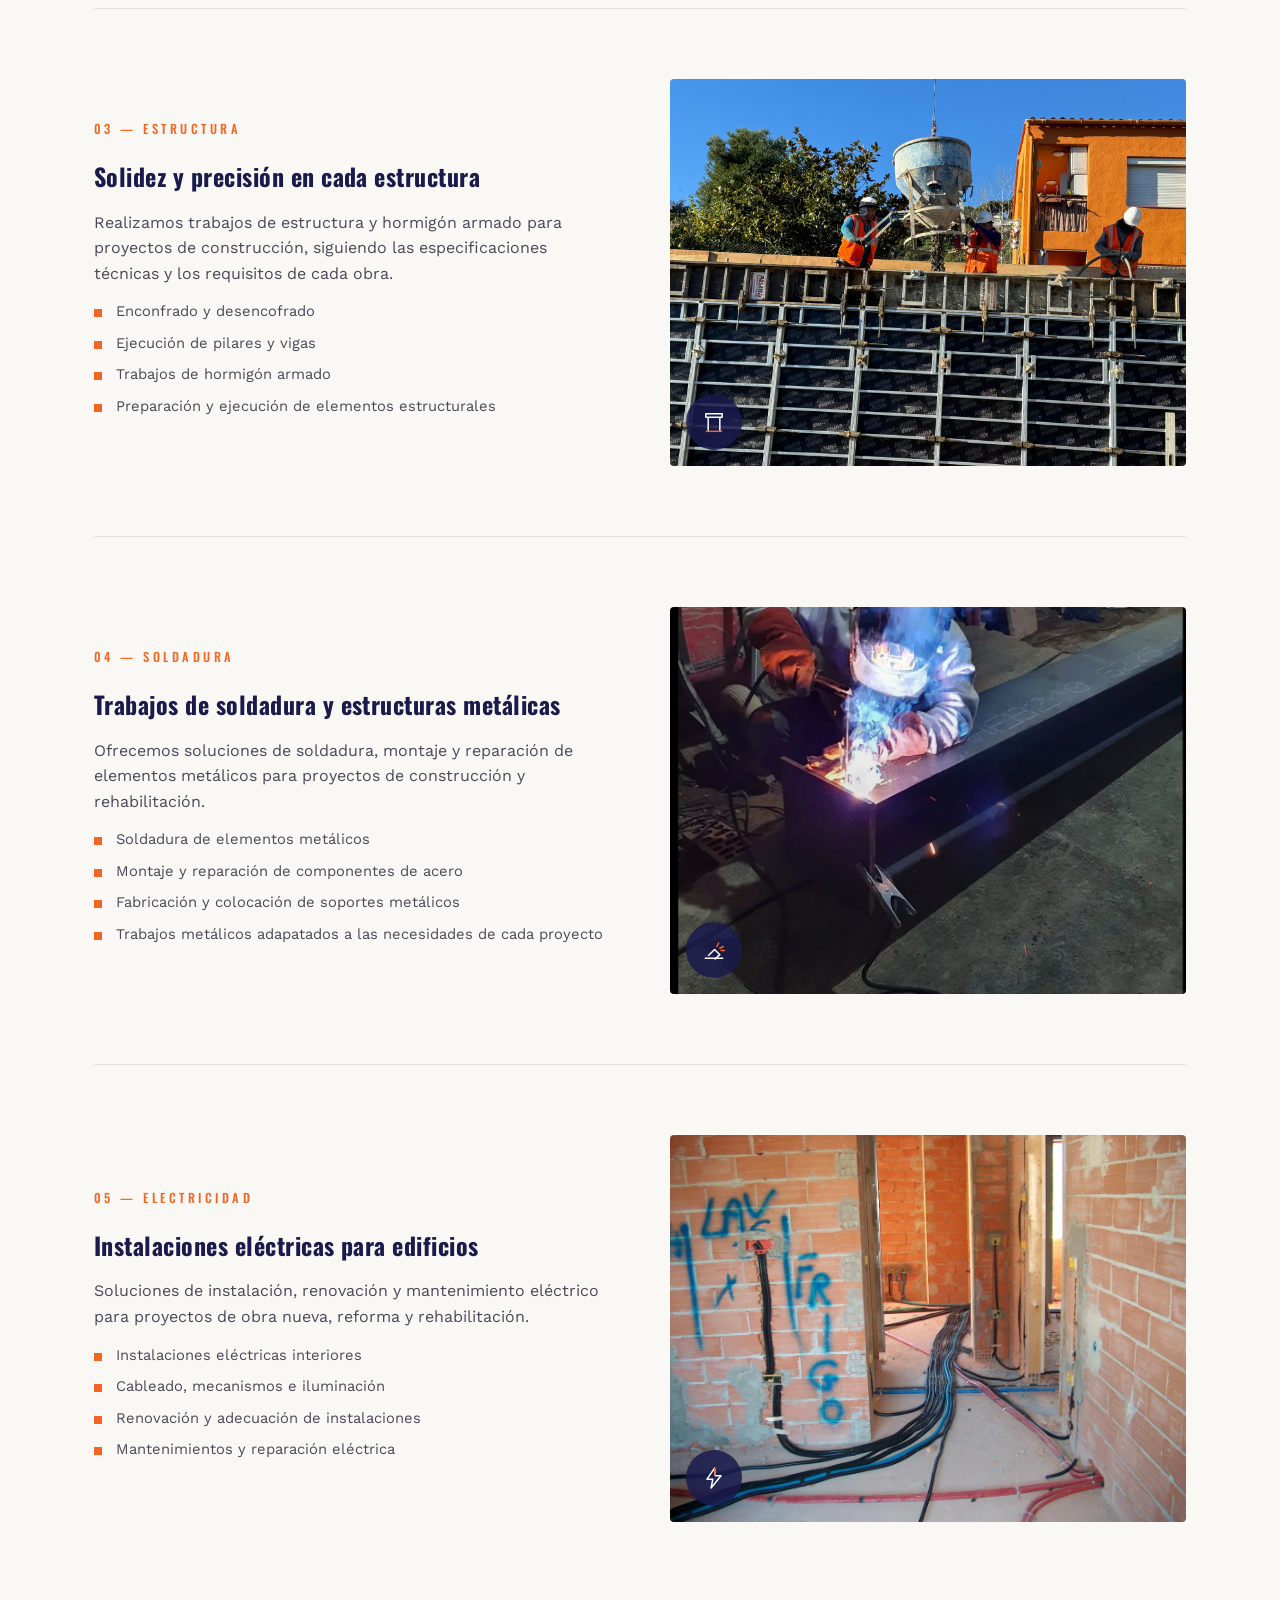
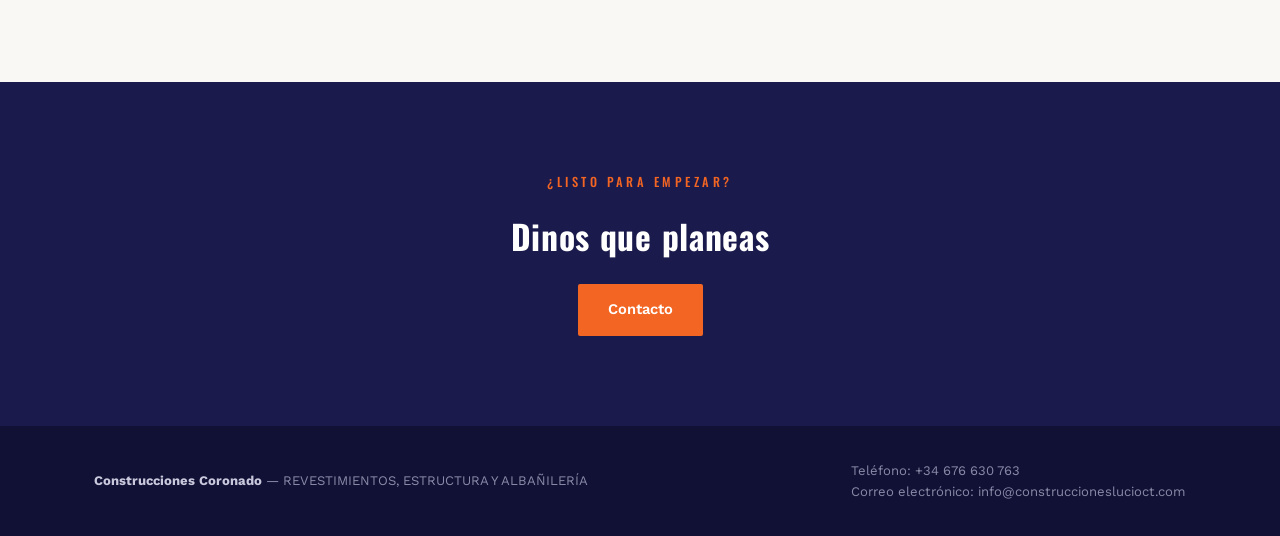
<file: services.html>
<!DOCTYPE html>
<html lang="en">
<head>
<meta charset="UTF-8">
<meta name="viewport" content="width=device-width, initial-scale=1.0">
<title>Nuestros servicios | Construcciones Coronado</title>
<meta name="description" content="Construcciones Coronado - REVESTIMIENTOS, ESTRUCTURA Y ALBAÑILERÍA.">
<link rel="icon" href="logo.png">
<link rel="preconnect" href="https://fonts.googleapis.com">
<link rel="preconnect" href="https://fonts.gstatic.com" crossorigin>
<link href="https://fonts.googleapis.com/css2?family=Oswald:wght@400;500;600;700&family=Work+Sans:wght@400;500;600&display=swap" rel="stylesheet">
<link rel="stylesheet" href="style.css?v=7">
</head>
<body>

<div class="loader" id="loader">
  <div class="loader-stage">
    <svg class="loader-house" viewBox="0 0 150 110" xmlns="http://www.w3.org/2000/svg">
      <path d="M20 105 L20 55 L75 15 L130 55 L130 105 M20 105 L130 105"/>
      <path d="M60 105 L60 75 L90 75 L90 105"/>
      <rect class="fill-bit" x="66" y="82" width="10" height="14"/>
    </svg>
    <div class="loader-logo-wrap"><img src="logo.png" alt="Construcciones Coronado"></div>
    <div class="loader-brand"><span style="animation-delay:2.60s">R</span><span style="animation-delay:2.64s">O</span><span style="animation-delay:2.67s">Y</span><span style="animation-delay:2.71s">A</span><span style="animation-delay:2.74s">L</span> <span style="width:8px;"></span><span style="animation-delay:2.78s">B</span><span style="animation-delay:2.81s">U</span><span style="animation-delay:2.85s">I</span><span style="animation-delay:2.88s">L</span><span style="animation-delay:2.92s">D</span><span style="animation-delay:2.95s">E</span><span style="animation-delay:2.99s">R</span><span style="animation-delay:3.02s">S</span> <span style="width:8px;"></span><span style="animation-delay:3.06s">9</span><span style="animation-delay:3.09s">5</span></div>
    <div class="loader-tagline">Construction &amp; Real Estate</div>
    <div class="loader-bar-track"><div class="loader-bar-fill"></div></div>
  </div>
</div>


<header>
  <div class="nav">
    <a href="index.html" class="brand">
      <span class="brand-logo-wrap"><img src="logo.png" alt="Construcciones Coronado"></span>
      <span class="brand-text">CONSTRUCCIONES CORONADO<span>REVESTIMIENTOS, ESTRUCTURA Y ALBAÑILERÍA</span>
    </a>
    <nav class="links">
      <a href="index.html">Home</a>
      <a href="about.html">Sobre nosotros</a>
      <a href="services.html" class="active">Servicios</a>
      <a href="projects.html">Proyectos</a>
      <a href="contact.html">Contacto</a>
    </nav>
    <button class="menu-toggle" aria-label="Menu">&#9776;</button>
  </div>
</header>

<section class="hero" style="--hero-img:url('[data-uri]');">
  <div class="hero-inner compact">
    <div class="eyebrow">Lo que hacemos</div>
    <h1>Cinco Servicios. <em>Un equipo.</em></h1>
    <p>Todo realizado por un mismo equipo. En toda Cataluña.</p>
  </div>
  <svg class="roofline" viewBox="0 0 1200 70" preserveAspectRatio="none" xmlns="http://www.w3.org/2000/svg">
    <polygon points="0,70 0,45 120,10 240,45 300,20 340,45 420,45 520,0 620,45 720,45 800,15 880,45 980,25 1080,45 1200,15 1200,70" fill="var(--cream)"/>
  </svg>
</section>

<section>
  <div class="wrap">

    <div class="service-detail reveal">
      <div class="sd-text">
        <div class="eyebrow">01 — Revestimientos</div>
        <h3>Revestimientos y acabados de alta calidad</h3>
        <p>Desde una simple colocación de terrazo hasta una fachada entera de un edificio. Nosotros lo hacemos.</p>
        <ul class="sd-list">
          <li>Sistema SATE y aislamiento térmico exterior</li>
          <li>Revocos, morteros y aplicación de mallas</li>
          <li>Acabados acrílicos y revestimientos de fachadas</li>
          <li>Colocación de pavimentos y revestimientos cerámicos</li>
        </ul>
      </div>
      <div class="sd-visual">
        <img src="revestimientos/proyecto_1/revestimientos_1.1.jpeg">
        <div class="sd-icon-badge">
          <svg class="icon" viewBox="0 0 48 48" fill="none" xmlns="http://www.w3.org/2000/svg">
            <path d="M9 40V12H39V40" stroke="#fff" stroke-width="2.5"/>
            <path d="M9 20H39M9 28H39M9 36H39" stroke="#fff" stroke-width="2"/>
            <path d="M9 20H39" stroke="#f26522" stroke-width="2.5"/>
          </svg>
        </div>
      </div>
    </div>

    <div class="service-detail reverse reveal">
      <div class="sd-text">
        <div class="eyebrow">02 — Albañilería</div>
        <h3>Soluciones de albañilería y reforma</h3>
        <p>Ejecutamos trabajos de albañilería para proyectos de construcción, reforma y rehabilitación
          cuidando cada detalle para obtener acabados duraderos y de calidad.</p>
        <ul class="sd-list">
          <li>Tabiquería y distribución de espacios</li>
          <li>Colocación de racholas y pavimentos</li>
          <li>Reparación y renovación</li>
          <li>Reformas y trabajos de albañileria</li>
        </ul>
      </div>
      <div class="sd-visual">
        <img src="albañileria/proyecto_1/albañileria_1.6.jpeg">
        <div class="sd-icon-badge">
          <svg class="icon" viewBox="0 0 48 48" fill="none" xmlns="http://www.w3.org/2000/svg">
            <path d="M8 38H40" stroke="#fff" stroke-width="2.5" stroke-linecap="round"/>
            <path d="M12 34L22 12L38 22L28 34H12Z"
                  stroke="#fff"
                  stroke-width="2.5"
                  stroke-linejoin="round"/>
            <path d="M22 12L27 15" stroke="#f26522" stroke-width="2.5"/>  
          </svg>
        </div>
      </div>
    </div>

    <div class="service-detail reveal">
      <div class="sd-text">
        <div class="eyebrow">03 — Estructura</div>
        <h3>Solidez y precisión en cada estructura</h3>
        <p>Realizamos trabajos de estructura y hormigón armado para proyectos de 
          construcción, siguiendo las especificaciones técnicas y los requisitos de cada obra.

        </p>
        <ul class="sd-list">
          <li>Enconfrado y desencofrado</li>
          <li>Ejecución de pilares y vigas</li>
          <li>Trabajos de hormigón armado</li>
          <li>Preparación y ejecución de elementos estructurales</li>
        </ul>
      </div>
      <div class="sd-visual">
        <img src="estructura/proyecto_1/estructura_proyecto_1.jpeg">
        <div class="sd-icon-badge">
          <svg class="icon" viewBox="0 0 48 48" fill="none" xmlns="http://www.w3.org/2000/svg">
            <path d="M10 10H38V16H10V10Z"
                  stroke="#fff"
                  stroke-width="2.5"
                  stroke-linejoin="round"/>
            <path d="M14 16V40M34 16V40"
                  stroke="#fff"
                  stroke-width="2.5"/>
            <path d="M10 40H38"
                  stroke="#f26522"
                  stroke-width="2.5"/>
          </svg>
        </div>
      </div>
    </div>

    <div class="service-detail reverse reveal">
      <div class="sd-text">
        <div class="eyebrow">04 — Soldadura</div>
        <h3>Trabajos de soldadura y estructuras metálicas</h3>
        <p>Ofrecemos soluciones de soldadura, montaje y reparación de elementos 
          metálicos para proyectos de construcción y rehabilitación.</p>
        <ul class="sd-list">
          <li>Soldadura de elementos metálicos</li>
          <li>Montaje y reparación de componentes de acero</li>
          <li>Fabricación y colocación de soportes metálicos</li>
          <li>Trabajos metálicos adapatados a las necesidades de cada proyecto</li>
        </ul>
      </div>
      <div class="sd-visual">
        <img src="soldadura/proyecto_1/soldaduria_1.1.jpeg">
        <div class="sd-icon-badge">
          <svg class="icon" viewBox="0 0 48 48" fill="none" xmlns="http://www.w3.org/2000/svg">
            <path d="M9 38H39"
                  stroke="#fff"
                  stroke-width="2.5"
                  stroke-linecap="round"/>
            <path d="M14 34L25 23L34 32L25 40"
                  stroke="#fff"
                  stroke-width="2.5"
                  stroke-linejoin="round"/>
            <path d="M29 18L32 12M34 21L40 18M36 25L42 25"
                  stroke="#f26522"
                  stroke-width="2.5"
                  stroke-linecap="round"/>
          </svg>
        </div>
      </div>
    </div>

    <div class="service-detail reverse reveal">
      <div class="sd-text">
        <div class="eyebrow">05 — Electricidad</div>
        <h3>Instalaciones eléctricas para edificios</h3>
        <p>Soluciones de instalación, renovación y mantenimiento eléctrico para proyectos
          de obra nueva, reforma y rehabilitación.
        </p>
        <ul class="sd-list">
          <li>Instalaciones eléctricas interiores</li>
          <li>Cableado, mecanismos e iluminación</li>
          <li>Renovación y adecuación de instalaciones</li>
          <li>Mantenimientos y reparación eléctrica</li>
        </ul>
      </div>
      <div class="sd-visual">
        <img src="electricidad/electricidad_1.1.jpg">
        <div class="sd-icon-badge">
          <svg class="icon" viewBox="0 0 48 48" fill="none" xmlns="http://www.w3.org/2000/svg">
            <path d="M25 7L12 26H22L19 41L36 20H26L25 7Z"
                  stroke="#fff"
                  stroke-width="2.5"
                  stroke-linejoin="round"/>
            <path d="M25 7L26 20"
                  stroke="#f26522"
                  stroke-width="2.5"/>
          </svg>
        </div>
      </div>
    </div>

  </div>
</section>

<section class="why">
  <div class="wrap" style="grid-template-columns:1fr; text-align:center;">
    <div>
      <div class="eyebrow">¿Listo para empezar?</div>
      <h2>Dinos que planeas</h2>
      <div class="btn-row" style="justify-content:center;margin-top:20px;">
        <a href="contact.html" class="btn btn-primary">Contacto</a>
      </div>
    </div>
  </div>
</section>

<footer>
  <div class="wrap">
    <div><b>Construcciones Coronado</b> — REVESTIMIENTOS, ESTRUCTURA Y ALBAÑILERÍA</div>
    <div>
      Teléfono: +34 676 630 763 <br>
      Correo electrónico: info@construccioneslucioct.com
    </div>
   
  </div>
</footer>

<script src="script.js?v=7"></script>
</body>
</html>
</file>
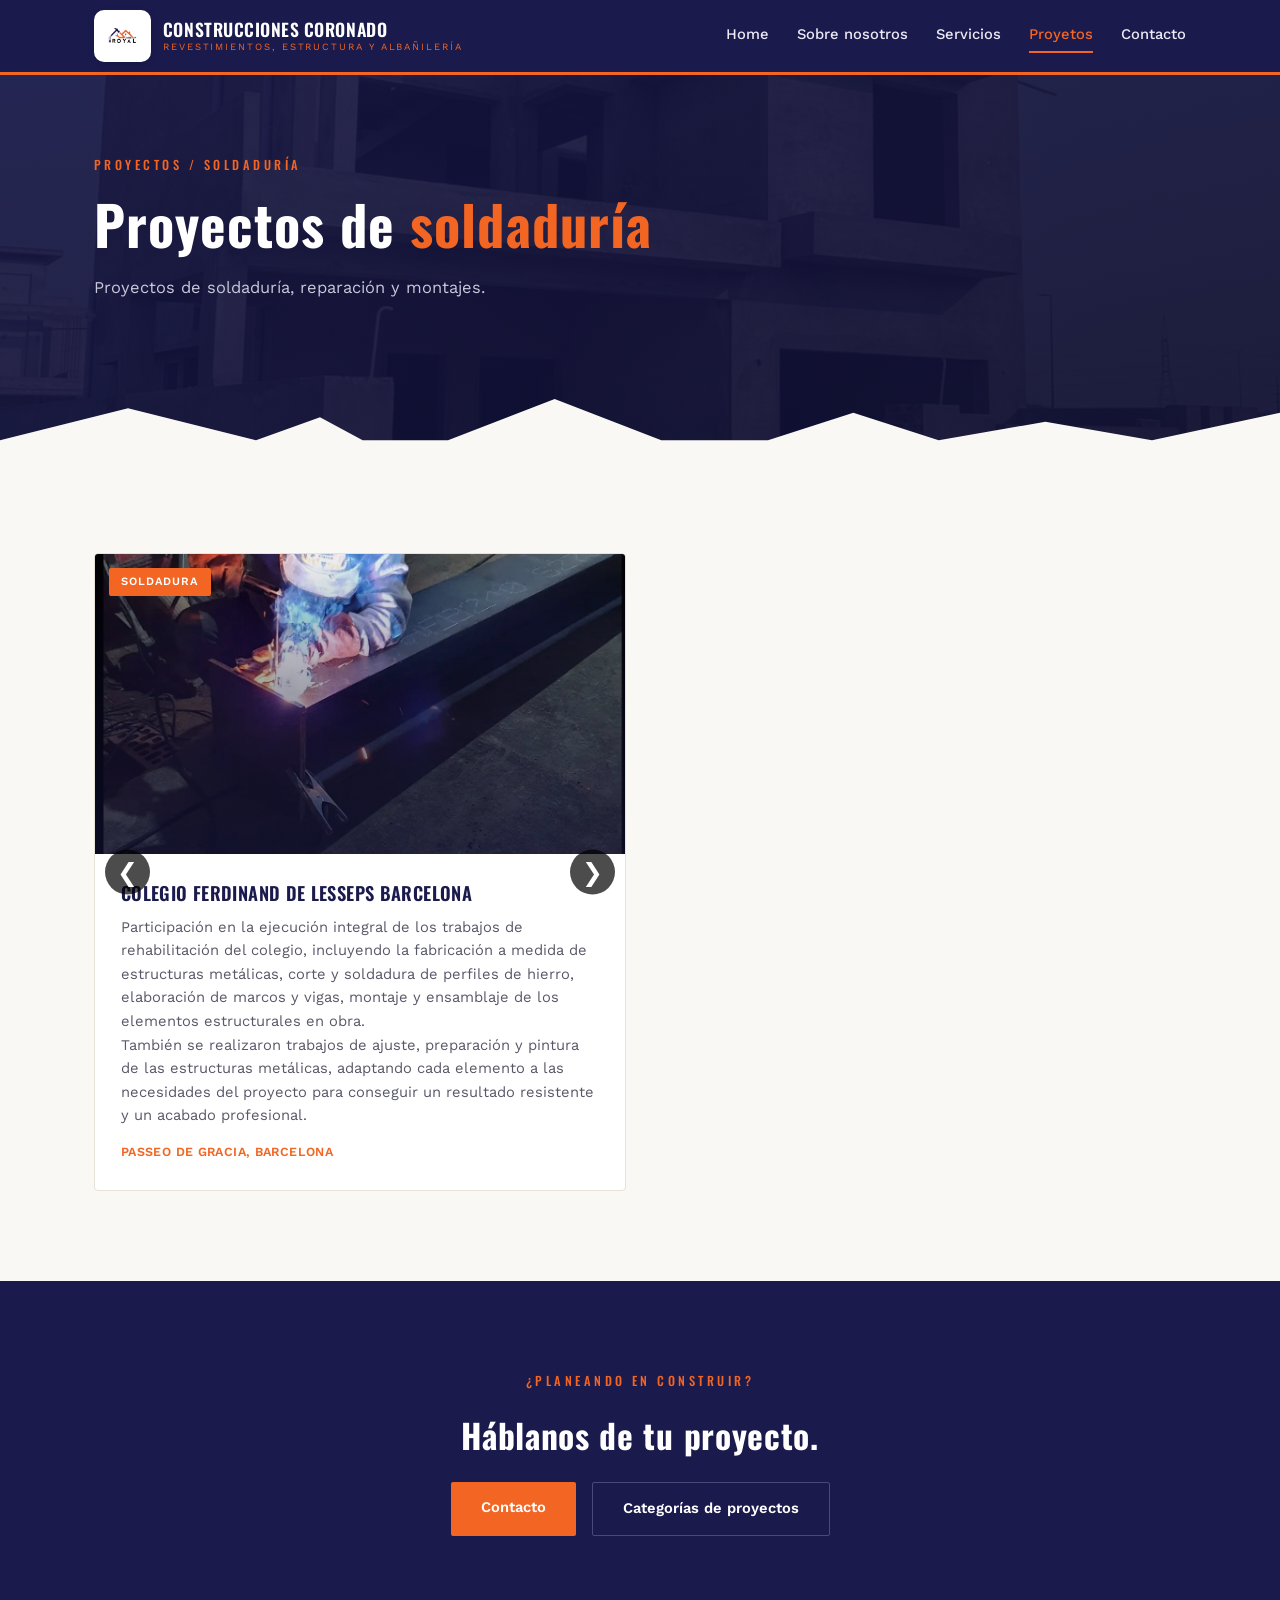
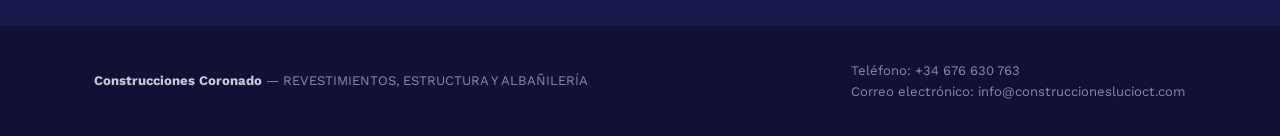
<file: soldaduria.html>
<!DOCTYPE html>
<html lang="en">
<head>
<meta charset="UTF-8">
<meta name="viewport" content="width=device-width, initial-scale=1.0">
<title>Soldaduria | Construcciones Coronado</title>
<meta name="description" content="Construcciones Coronado - REVESTIMIENTOS, ESTRUCTURA Y ALBAÑILERÍA.">
<link rel="icon" href="logo.png">
<link rel="preconnect" href="https://fonts.googleapis.com">
<link rel="preconnect" href="https://fonts.gstatic.com" crossorigin>
<link href="https://fonts.googleapis.com/css2?family=Oswald:wght@400;500;600;700&family=Work+Sans:wght@400;500;600&display=swap" rel="stylesheet">
<link rel="stylesheet" href="style.css?v=7">
</head>
<body>

<div class="loader" id="loader">
  <div class="loader-stage">
    <svg class="loader-house" viewBox="0 0 150 110" xmlns="http://www.w3.org/2000/svg">
      <path d="M20 105 L20 55 L75 15 L130 55 L130 105 M20 105 L130 105"/>
      <path d="M60 105 L60 75 L90 75 L90 105"/>
      <rect class="fill-bit" x="66" y="82" width="10" height="14"/>
    </svg>
    <div class="loader-logo-wrap"><img src="logo.png" alt="Construcciones Coronado"></div>
    <div class="loader-brand"><span style="animation-delay:2.60s">R</span><span style="animation-delay:2.64s">O</span><span style="animation-delay:2.67s">Y</span><span style="animation-delay:2.71s">A</span><span style="animation-delay:2.74s">L</span> <span style="width:8px;"></span><span style="animation-delay:2.78s">B</span><span style="animation-delay:2.81s">U</span><span style="animation-delay:2.85s">I</span><span style="animation-delay:2.88s">L</span><span style="animation-delay:2.92s">D</span><span style="animation-delay:2.95s">E</span><span style="animation-delay:2.99s">R</span><span style="animation-delay:3.02s">S</span> <span style="width:8px;"></span><span style="animation-delay:3.06s">9</span><span style="animation-delay:3.09s">5</span></div>
    <div class="loader-tagline">Construction &amp; Real Estate</div>
    <div class="loader-bar-track"><div class="loader-bar-fill"></div></div>
  </div>
</div>


<header>
  <div class="nav">
    <a href="index.html" class="brand">
      <span class="brand-logo-wrap"><img src="logo.png" alt="Construcciones Coronado"></span>
      <span class="brand-text">CONSTRUCCIONES CORONADO<span>REVESTIMIENTOS, ESTRUCTURA Y ALBAÑILERÍA</span></span>
    </a>
    <nav class="links">
      <a href="index.html">Home</a>
      <a href="about.html">Sobre nosotros</a>
      <a href="services.html">Servicios</a>
      <a href="projects.html" class="active">Proyetos</a>
      <a href="contact.html">Contacto</a>
    </nav>
    <button class="menu-toggle" aria-label="Menu">&#9776;</button>
  </div>
</header>

<section class="hero" style="--hero-img:url('[data-uri]');">
  <div class="hero-inner compact">
    <div class="eyebrow"><a href="projects.html" style="color:var(--orange);">Proyectos</a> / Soldaduría</div>
    <h1>Proyectos de <em>soldaduría</em></h1>
    <p>Proyectos de soldaduría, reparación y montajes.</p>
  </div>
  <svg class="roofline" viewBox="0 0 1200 70" preserveAspectRatio="none" xmlns="http://www.w3.org/2000/svg">
    <polygon points="0,70 0,45 120,10 240,45 300,20 340,45 420,45 520,0 620,45 720,45 800,15 880,45 980,25 1080,45 1200,15 1200,70" fill="var(--cream)"/>
  </svg>
</section>

<section>
  <div class="wrap">
    <div class="project-grid">

      <div class="project-card reveal" id="carrousel">

        <button class="carousel-btn prev" id="prevBtn">
            &#10094;
        </button>

        <div class="carousel-window">

          
            <div class="carousel-track">

                <div class="project-media">
                    <span class="project-tag">soldadura</span>
                    <img src="soldadura/proyecto_1/soldaduria_1.1.jpeg">
                </div>

                <div class="project-media">
                    <span class="project-tag">soldadura</span>
                    <img src="soldadura/proyecto_1/soldaduria_1.2.jpeg">
                </div>

                <div class="project-media">
                    <span class="project-tag">soldadura</span>
                    <img src="soldadura/proyecto_1/soldaduria_1.3.jpeg">
                </div>

                <div class="project-media">
                    <span class="project-tag">soldadura</span>
                    <img src="soldadura/proyecto_1/soldaduria_1.4.jpeg">
                </div>

                <div class="project-media">
                    <span class="project-tag">soldadura</span>
                    <img src="soldadura/proyecto_1/soldaduria_1.5.jpeg">
                </div>

                <div class="project-media">
                    <span class="project-tag">soldadura</span>
                    <img src="soldadura/proyecto_1/soldaduria_1.6.jpeg">
                </div>

                <div class="project-media">
                    <span class="project-tag">soldadura</span>
                    <img src="soldadura/proyecto_1/soldaduria_1.7.jpeg">
                </div>

                <div class="project-media">
                    <span class="project-tag">soldadura</span>
                    <img src="soldadura/proyecto_1/soldaduria_1.8.jpeg">
                </div>

                <div class="project-media">
                    <span class="project-tag">soldadura</span>
                    <img src="soldadura/proyecto_1/soldaduria_1.9.jpeg">
                </div>

              

            </div>

        </div>

        <!-- PROYECTO 2 -->


        
        <div class="project-body">

            <h3 id="super-title">
                COLEGIO FERDINAND DE LESSEPS BARCELONA
            </h3>

            <p>
              
              Participación en la ejecución integral de los trabajos de rehabilitación del colegio, incluyendo la fabricación a medida de estructuras metálicas, corte y soldadura de perfiles de hierro, elaboración de marcos y vigas, montaje y ensamblaje de los elementos estructurales en obra.<br>
              También se realizaron trabajos de ajuste, preparación y pintura de las estructuras metálicas, adaptando cada elemento a las necesidades del proyecto para conseguir un resultado resistente y un acabado profesional.

            </p>

            <div class="project-loc">
                PASSEO DE GRACIA, BARCELONA
            </div>

           
        </div>


        <button class="carousel-btn next" id="nextBtn">
            &#10095;
        </button>
        
      </div>

      

    </div>
  </div>
</section>

<section class="why">
  <div class="wrap" style="grid-template-columns:1fr; text-align:center;">
    <div>
      <div class="eyebrow">¿Planeando en construir?</div>
      <h2>Háblanos de tu proyecto.</h2>
      <div class="btn-row" style="justify-content:center;margin-top:20px;">
        <a href="contact.html" class="btn btn-primary">Contacto</a>
        <a href="projects.html" class="btn btn-ghost">Categorías de proyectos</a>
      </div>
    </div>
  </div>
</section>

<footer>
  <div class="wrap">
    <div><b>Construcciones Coronado</b> — REVESTIMIENTOS, ESTRUCTURA Y ALBAÑILERÍA</div>
    <div>
      Teléfono: +34 676 630 763 <br>
      Correo electrónico: info@construccioneslucioct.com
    </div>
   
  </div>
</footer>

<script src="script.js?v=7"></script>
</body>
</html>
</file>
<file: style.css>
:root{
  --navy:#1a1a4d;
  --navy-deep:#111136;
  --orange:#f26522;
  --orange-light:#ffdcc4;
  --cream:#faf8f4;
  --ink:#1c1c22;
  --line:#e7e2d9;
}
*{margin:0;padding:0;box-sizing:border-box;}
html{scroll-behavior:smooth;}
body{
  font-family:'Work Sans',sans-serif;
  color:var(--ink);
  background:var(--cream);
  line-height:1.6;
}
h1,h2,h3,.eyebrow{font-family:'Oswald',sans-serif; letter-spacing:.02em;}
a{text-decoration:none;color:inherit;}
img{max-width:100%;display:block;}
.wrap{max-width:1140px;margin:0 auto;padding:0 24px;}

/* ---------- Loader ---------- */
.loader{
  position:fixed; inset:0; background:var(--navy); z-index:9999;
  display:flex; align-items:center; justify-content:center; flex-direction:column;
  transition:opacity .6s ease, visibility .6s ease;
  overflow:hidden;
}
.loader.hide{opacity:0; visibility:hidden; pointer-events:none;}

.loader-stage{position:relative; display:flex; flex-direction:column; align-items:center; gap:22px;}

/* House line-drawing animation */
.loader-house{width:150px; height:110px;}
.loader-house path{
  fill:none; stroke:var(--orange); stroke-width:3; stroke-linejoin:round; stroke-linecap:round;
  stroke-dasharray:600; stroke-dashoffset:600;
  animation:draw-house 2.2s ease forwards .2s;
}
.loader-house .fill-bit{
  fill:var(--orange); stroke:none; opacity:0;
  animation:fade-in-bit .5s ease forwards 2.1s;
}
@keyframes draw-house{to{stroke-dashoffset:0;}}
@keyframes fade-in-bit{to{opacity:1;}}

/* Logo pulse-in */
.loader-logo-wrap{
  width:64px; height:64px; border-radius:14px; background:#fff;
  display:flex; align-items:center; justify-content:center;
  opacity:0; transform:scale(.6);
  animation:logo-pop .6s cubic-bezier(.34,1.56,.64,1) forwards 2.4s;
  box-shadow:0 8px 24px rgba(0,0,0,.35);
}
.loader-logo-wrap img{width:38px; height:auto;}
@keyframes logo-pop{to{opacity:1; transform:scale(1);}}

/* Brand name letter reveal */
.loader-brand{font-family:'Oswald',sans-serif; font-weight:700; font-size:1.4rem; color:#fff; letter-spacing:.12em; display:flex;}
.loader-brand span{opacity:0; transform:translateY(10px); animation:letter-in .45s ease forwards;}
.loader-tagline{
  color:var(--orange); font-size:.72rem; letter-spacing:.32em; text-transform:uppercase; margin-top:6px;
  opacity:0; animation:fade-in-bit .6s ease forwards 4.6s;
}
@keyframes letter-in{to{opacity:1; transform:translateY(0);}}

/* Progress bar */
.loader-bar-track{width:220px; height:3px; background:rgba(255,255,255,.12); border-radius:3px; margin-top:8px; overflow:hidden;}
.loader-bar-fill{height:100%; width:0%; background:var(--orange); border-radius:3px; animation:fill-bar 4s linear forwards;}
@keyframes fill-bar{to{width:100%;}}

@media (prefers-reduced-motion: reduce){
  .loader-house path, .loader-house .fill-bit, .loader-logo-wrap, .loader-brand span, .loader-tagline, .loader-bar-fill{
    animation:none !important; opacity:1 !important; stroke-dashoffset:0 !important; transform:none !important; width:100% !important;
  }
}

/* ---------- Header ---------- */
header{
  position:sticky; top:0; z-index:50;
  background:var(--navy);
  border-bottom:3px solid var(--orange);
}
.nav{display:flex;align-items:center;justify-content:space-between;padding:10px 24px;max-width:1140px;margin:0 auto;}
.brand{display:flex;align-items:center;gap:12px;}
.brand-logo-wrap{
  background:#fff; border-radius:10px; padding:6px 9px;
  display:flex; align-items:center; justify-content:center;
  box-shadow:0 2px 6px rgba(0,0,0,.15);
}
.brand-logo-wrap img{height:40px; width:auto; display:block;}
.brand-text{color:#fff;font-family:'Oswald',sans-serif;font-weight:600;font-size:1.1rem;letter-spacing:.03em;line-height:1.1;}
.brand-text span{display:block;font-family:'Work Sans',sans-serif;font-weight:400;font-size:.6rem;letter-spacing:.2em;color:var(--orange);margin-top:3px;}
nav.links{display:flex;gap:28px;align-items:center;}
nav.links a{color:#eceaf4;font-size:.92rem;font-weight:500;transition:color .2s;padding:4px 0;border-bottom:2px solid transparent;}
nav.links a:hover{color:var(--orange);}
nav.links a.active{color:var(--orange);border-bottom-color:var(--orange);}
.menu-toggle{display:none;background:none;border:none;color:#fff;font-size:1.7rem;cursor:pointer;line-height:1;}

@media (max-width:860px){
  nav.links{
    display:none; position:absolute; top:100%; left:0; right:0;
    background:var(--navy); flex-direction:column; gap:0; padding:8px 24px 18px;
    border-bottom:3px solid var(--orange);
  }
  nav.links.open{display:flex;}
  nav.links a{padding:12px 0; border-bottom:1px solid rgba(255,255,255,.08);}
  .menu-toggle{display:block;}
}

/* ---------- Hero (used on every page, shorter on inner pages) ---------- */
.hero{
  position:relative;
  background-image:linear-gradient(160deg, rgba(20,20,66,.90) 0%, rgba(15,15,48,.94) 100%), var(--hero-img, none);
  background-size:cover;
  background-position:center;
  background-repeat:no-repeat;
  background-color:var(--navy);
  color:#fff;
  overflow:hidden;
  padding:80px 0 0;
 
}
.hero-inner{max-width:1140px;margin:0 auto;padding:0 24px 110px;position:relative;z-index:2;}
.hero-inner.compact{padding-bottom:70px;}
.eyebrow{color:var(--orange);font-size:.78rem;letter-spacing:.28em;text-transform:uppercase;margin-bottom:18px;font-weight:500;}
.hero h1{font-size:clamp(2rem,5vw,3.4rem);font-weight:700;max-width:680px;line-height:1.14;margin-bottom:20px;}
.hero h1 em{font-style:normal;color:var(--orange);}
.hero p{max-width:540px;color:#c9c8dc;font-size:1.03rem;margin-bottom:30px;}
.btn-row{display:flex;gap:16px;flex-wrap:wrap;}

/* Hero entrance animation */
@keyframes fadeInUp{from{opacity:0;transform:translateY(20px);}to{opacity:1;transform:translateY(0);}}
.hero-inner .eyebrow{animation:fadeInUp .7s ease both;animation-delay:.15s;}
.hero-inner h1{animation:fadeInUp .7s ease both;animation-delay:.3s;}
.hero-inner p{animation:fadeInUp .7s ease both;animation-delay:.45s;}
.hero-inner .btn-row{animation:fadeInUp .7s ease both;animation-delay:.6s;}

/* Scroll-reveal for sections as the user scrolls down */
.reveal{opacity:0;transform:translateY(28px);transition:opacity .7s ease, transform .7s ease;}
.reveal.in-view{opacity:1;transform:translateY(0);}
.service-grid .reveal:nth-child(2){transition-delay:.08s;}
.service-grid .reveal:nth-child(3){transition-delay:.16s;}
.service-grid .reveal:nth-child(4){transition-delay:.24s;}
.project-grid .reveal:nth-child(2){transition-delay:.1s;}
.value-grid .reveal:nth-child(2){transition-delay:.1s;}
.value-grid .reveal:nth-child(3){transition-delay:.2s;}
.why-list .reveal:nth-child(2){transition-delay:.1s;}
.why-list .reveal:nth-child(3){transition-delay:.2s;}
@media (prefers-reduced-motion: reduce){
  .reveal, .hero-inner .eyebrow, .hero-inner h1, .hero-inner p, .hero-inner .btn-row{
    animation:none !important; transition:none !important; opacity:1 !important; transform:none !important;
  }
}
.btn{display:inline-block;padding:14px 30px;font-weight:600;font-size:.92rem;border-radius:2px;transition:transform .2s, background .2s;}
.btn-primary{background:var(--orange);color:#fff;}
.btn-primary:hover{background:#d9540f;transform:translateY(-2px);}
.btn-ghost{border:1.5px solid #4a4a7a;color:#fff;}
.btn-ghost:hover{border-color:var(--orange);color:var(--orange);}

.roofline{display:block;width:100%;height:64px;position:relative;z-index:2;margin-top:-2px;}

/* ---------- Stats ---------- */
.stats{background:var(--orange);}
.stats .wrap{display:flex;flex-wrap:wrap;justify-content:space-between;padding:26px 24px;gap:20px;}
.stat{color:#fff;text-align:left;flex:1;min-width:140px;}
.stat b{display:block;font-family:'Oswald',sans-serif;font-size:1.9rem;font-weight:700;}
.stat span{font-size:.8rem;letter-spacing:.05em;opacity:.9;}

/* ---------- Section generic ---------- */
section{padding:90px 0;}
.section-head{max-width:640px;margin-bottom:52px;}
.section-head .eyebrow{color:var(--orange);}
.section-head h2{font-size:clamp(1.7rem,3.4vw,2.4rem);font-weight:700;color:var(--navy);}
.section-head p{color:#585868;margin-top:14px;}

/* ---------- About ---------- */
.about{display:grid;grid-template-columns:1fr 1fr;gap:60px;align-items:center;}
.about-visual{background:var(--navy); border-radius:4px; position:relative; aspect-ratio:1/1; overflow:hidden; border:6px solid var(--navy);}
.about-visual img{width:100%;height:100%;object-fit:cover;display:block;}
.about-visual svg{width:78%;height:78%;}
.about-text p{color:#484858;margin-bottom:16px;}
.about-text .eyebrow{color:var(--orange);}
.about-text h2{color:var(--navy);font-size:clamp(1.6rem,3vw,2.1rem);font-weight:700;margin-bottom:20px;}



.value-grid{display:grid;grid-template-columns:repeat(3,1fr);gap:1px;background:var(--line);border:1px solid var(--line);margin-top:10px;}
.value-card{background:#fff;padding:32px 26px;transition:transform .3s ease, box-shadow .3s ease;}
.value-card:hover{transform:translateY(-4px);box-shadow:0 14px 30px -16px rgba(26,26,77,.25);}
.value-card h3{color:var(--navy);font-size:1rem;font-weight:600;margin-bottom:8px;}
.value-card p{color:#5c5c6c;font-size:.9rem;}

/* ---------- Services ---------- */
.services{background:#fff;}
.service-grid{
  display:grid;
  grid-template-columns:repeat(5,1fr);
  gap:1px;
  background:var(--line);
  border:1px solid var(--line);
}
.service-card{background:#fff;padding:38px 28px;transition:background .2s;}
.service-card:hover{background:var(--cream);}
.service-card .icon{width:46px;height:46px;margin-bottom:22px;}
.service-card h3{color:var(--navy);font-size:1.08rem;font-weight:600;margin-bottom:10px;}
.service-card p{color:#5c5c6c;font-size:.9rem;}

.service-detail{display:grid;grid-template-columns:1fr 1fr;gap:60px;align-items:center;padding:70px 0;border-bottom:1px solid var(--line);}
.service-detail:last-child{border-bottom:none;}
.service-detail.reverse .sd-visual{order:2;}
.sd-visual{background:var(--navy);border-radius:4px;aspect-ratio:4/3;overflow:hidden;position:relative;}
.sd-visual img{width:100%;height:100%;object-fit:cover;display:block;}
.sd-visual svg{width:60%;position:absolute;top:50%;left:50%;transform:translate(-50%,-50%);}
.sd-visual .sd-icon-badge{position:absolute;bottom:16px;left:16px;background:rgba(26,26,77,.85);border-radius:50%;width:56px;height:56px;display:flex;align-items:center;justify-content:center;}
.sd-visual .sd-icon-badge svg{position:static;transform:none;width:28px;}
.sd-text .eyebrow{color:var(--orange);}
.sd-text h3{color:var(--navy);font-size:1.5rem;font-weight:700;margin-bottom:14px;}
.sd-text p{color:#484858;margin-bottom:14px;}
.sd-list{list-style:none;margin-top:14px;}
.sd-list li{color:#484858;font-size:.92rem;padding-left:22px;position:relative;margin-bottom:8px;}
.sd-list li::before{content:'';position:absolute;left:0;top:9px;width:8px;height:8px;background:var(--orange);}

/* ---------- Projects ---------- */
.projects-head-row{display:flex;justify-content:space-between;align-items:flex-end;flex-wrap:wrap;gap:20px;margin-bottom:52px;}
.project-grid{display:grid;grid-template-columns:repeat(2,1fr);gap:28px;}

.project-card{
  background:#fff;
  border:1px solid var(--line);
  border-radius:4px;
  overflow:hidden;
  transition:box-shadow .25s, transform .25s;}

.project-card:hover{box-shadow:0 18px 40px -18px rgba(26,26,77,.25); transform:translateY(-3px);}

.project-media{
  height:210px;
  position:relative;
  overflow:hidden;
  background:var(--navy);
}

.project-media::after{content:'';position:absolute;inset:0;background:linear-gradient(180deg, rgba(17,17,54,.05) 0%, rgba(17,17,54,.65) 100%);}
.project-media svg{width:56%;position:relative;z-index:1;}
.project-media img{width:100%;height:100%;object-fit:cover;display:block;transition:transform .4s ease;}
.project-card:hover .project-media img{transform:scale(1.05);}

.project-tag{position:absolute; top:14px; left:14px; z-index:2; background:var(--orange); color:#fff; font-size:.7rem; letter-spacing:.08em; text-transform:uppercase; padding:5px 12px; border-radius:2px; font-weight:600;}
.project-body{padding:24px 26px 28px;}
.project-body h3{color:var(--navy);font-size:1.15rem;font-weight:600;margin-bottom:8px;}
.project-body p{color:#585868;font-size:.92rem;margin-bottom:14px;}
.project-loc{display:flex;align-items:center;gap:6px;font-size:.78rem;color:var(--orange);font-weight:600;letter-spacing:.03em;text-transform:uppercase;}
.project-address{font-size:.8rem;color:#8a8a9a;margin-top:5px;}

/* ---------- Why ---------- */
.why{background:var(--navy);color:#fff;}
.why .wrap{display:grid;grid-template-columns:1fr 1fr;gap:60px;align-items:center;}
.why h2{font-size:clamp(1.6rem,3vw,2.1rem);font-weight:700;margin-bottom:20px;}
.why .eyebrow{color:var(--orange);}
.why p{color:#c9c8dc;margin-bottom:26px;}
.why-list{display:flex;flex-direction:column;gap:18px;}
.why-item{display:flex;gap:16px;align-items:flex-start;}
.why-item .num{font-family:'Oswald',sans-serif; color:var(--orange); font-weight:700; font-size:1rem; border:1.5px solid var(--orange); border-radius:50%; width:34px;height:34px; display:flex;align-items:center;justify-content:center;flex-shrink:0; transition:background .3s ease, color .3s ease;}
.why-item:hover .num{background:var(--orange);color:#fff;}
.why-item h4{font-size:1rem;font-weight:600;margin-bottom:4px;}
.why-item p{color:#b6b5cc;font-size:.88rem;margin-bottom:0;}

/* ---------- Contact ---------- */
.contact{background:#fff;}
.contact-grid{display:grid;grid-template-columns:1fr 1fr;gap:0;border:1px solid var(--line);border-radius:4px;overflow:hidden;}
.contact-info{background:var(--navy);color:#fff;padding:48px 44px;}
.contact-info .eyebrow{color:var(--orange);}
.contact-info h2{font-size:1.7rem;font-weight:700;margin-bottom:18px;}
.contact-info p{color:#c9c8dc;margin-bottom:28px;font-size:.95rem;}
.addr-block{display:flex;gap:14px;align-items:flex-start;margin-bottom:22px;}
.addr-block svg{width:22px;height:22px;flex-shrink:0;margin-top:2px;}
.addr-block b{display:block;font-size:.95rem;margin-bottom:4px;}
.addr-block span{color:#c9c8dc;font-size:.9rem;}
.map-frame{min-height:340px;}
.map-frame iframe{width:100%;height:100%;min-height:340px;border:0;display:block;}

/* ---------- Footer ---------- */
footer{background:var(--navy-deep);color:#8a8aa8;padding:34px 0;}
footer .wrap{display:flex;justify-content:space-between;align-items:center;flex-wrap:wrap;gap:12px;font-size:.82rem;}
footer b{color:#c9c8dc;}

@media (max-width:860px){
  .about{grid-template-columns:1fr;}
  .service-grid{grid-template-columns:repeat(2,1fr);}
  .service-detail, .service-detail.reverse{grid-template-columns:1fr;}
  .service-detail.reverse .sd-visual{order:0;}
  .project-grid{grid-template-columns:1fr;}
  .value-grid{grid-template-columns:1fr;}
  .why .wrap{grid-template-columns:1fr;}
  .contact-grid{grid-template-columns:1fr;}
}

.enlace_p {
  text-decoration: underline;
  text-underline-offset: 3px;
}


/* Flechas */

.carousel-btn {
    position: absolute;
    top: 50%;
    transform: translateY(-50%);

    width: 45px;
    height: 45px;

    border: none;
    border-radius: 50%;

    background: rgba(0, 0, 0, 0.7);
    color: white;

    font-size: 25px;

    cursor: pointer;
    z-index: 10;

    display: flex;
    align-items: center;
    justify-content: center;
}

.carousel-btn:hover {
    background: rgba(0, 0, 0, 0.9);
}

.prev {
    left: 10px;
}

.next {
    right: 10px;
}

#carrousel {
    position: relative;
    overflow: hidden;
}

.carousel-window {
    width: 100%;
    overflow: hidden;
}

.carousel-track {
    display: flex;
    width: 100%;
    transition: transform 0.5s ease;
}

.carousel-item {
    flex: 0 0 100%;
    width: 100%;
    box-sizing: border-box;
}

.valores h3{
  /* background-color: #b6b5cc; */
  color:var(--navy);
  -size:1.15rem;
  font-weight:600;
  /* margin-bottom:8px; */
  /* padding: 1px 1px 1px; */
}

.valores{
  margin-left: 12px;
  margin-top: 6px;
  
}


#carrousel .carousel-window {
    width: 100%;
    overflow: hidden;
    position: relative;
    
} */

/* PISTA QUE SE DESPLAZA */
#carrousel .carousel-track {
    display: flex;
    width: 100%;
    transition: transform 0.5s ease;
}

/* CADA IMAGEN OCUPA TODA LA VENTANA */
#carrousel .carousel-track .project-media {
    flex: 0 0 100%;
    min-width: 100%;
    width: 100%;
    height: 300px;
    box-sizing: border-box;
    position: relative;
}

/* IMAGEN */
#carrousel .project-media img {
    display: block;
    width: 100%;
    height: 100%;
    object-fit: cover;
}
</file>
